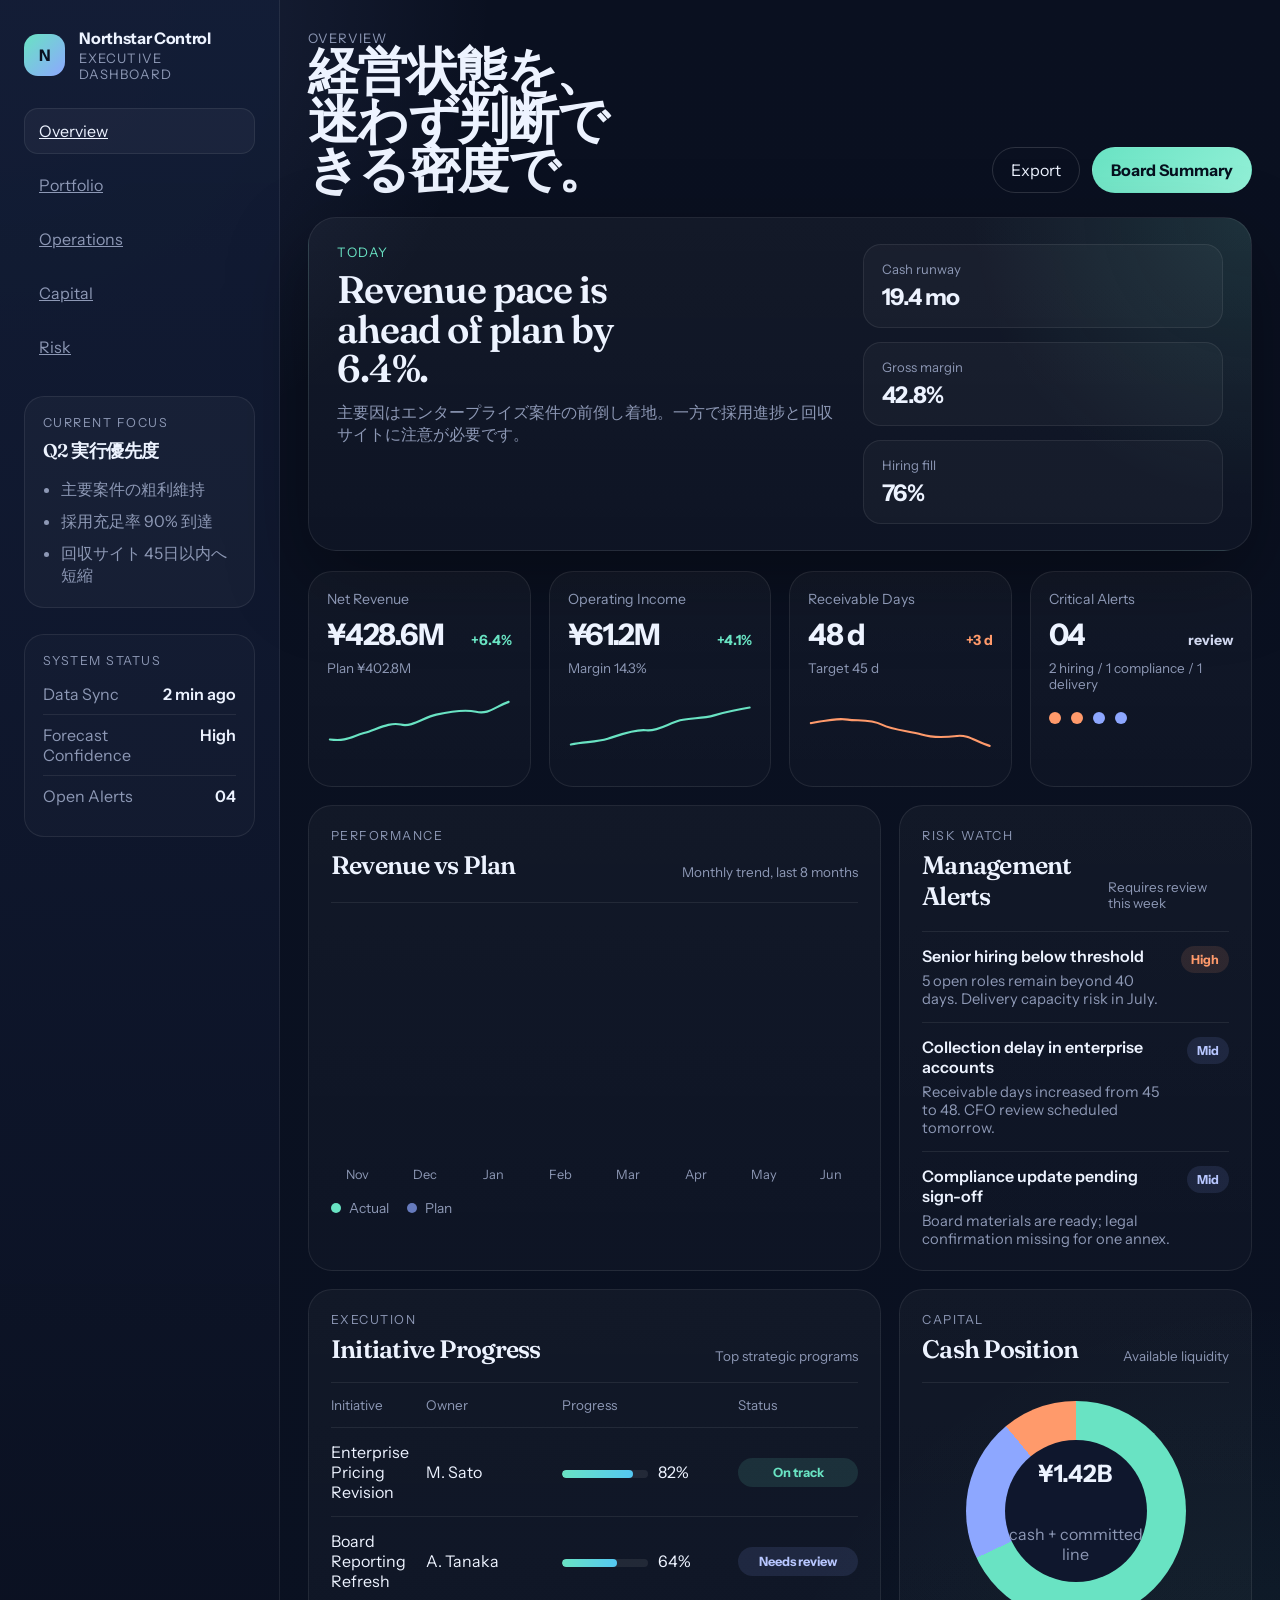
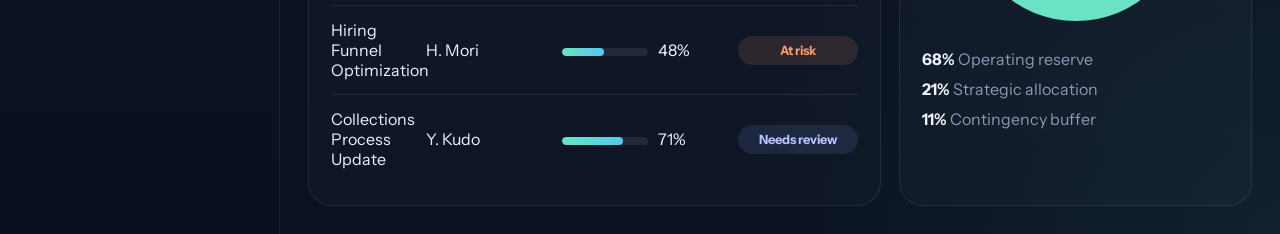
<file: dashboard/index.html>
<!DOCTYPE html>
<html lang="ja">
  <head>
    <meta charset="UTF-8" />
    <meta name="viewport" content="width=device-width, initial-scale=1.0" />
    <title>Northstar Control | Executive Dashboard</title>
    <meta
      name="description"
      content="経営状況、キャッシュ、案件進捗、組織アラートを一画面で把握できるエグゼクティブダッシュボード。"
    />
    <link rel="preconnect" href="https://fonts.googleapis.com" />
    <link rel="preconnect" href="https://fonts.gstatic.com" crossorigin />
    <link
      href="https://fonts.googleapis.com/css2?family=Instrument+Sans:wght@400;500;600;700&family=Fraunces:opsz,wght@9..144,500;9..144,600&display=swap"
      rel="stylesheet"
    />
    <link rel="stylesheet" href="styles.css" />
  </head>
  <body>
    <div class="app-shell">
      <aside class="sidebar">
        <div class="brand-block">
          <div class="brand-mark">N</div>
          <div>
            <p class="brand-name">Northstar Control</p>
            <p class="brand-sub">Executive Dashboard</p>
          </div>
        </div>

        <nav class="sidebar-nav" aria-label="主要メニュー">
          <a class="is-active" href="#overview">Overview</a>
          <a href="#portfolio">Portfolio</a>
          <a href="#operations">Operations</a>
          <a href="#capital">Capital</a>
          <a href="#risk">Risk</a>
        </nav>

        <section class="sidebar-panel">
          <p class="panel-kicker">Current Focus</p>
          <h2>Q2 実行優先度</h2>
          <ul class="focus-list">
            <li>主要案件の粗利維持</li>
            <li>採用充足率 90% 到達</li>
            <li>回収サイト 45日以内へ短縮</li>
          </ul>
        </section>

        <section class="sidebar-panel subdued">
          <p class="panel-kicker">System Status</p>
          <div class="status-row">
            <span>Data Sync</span>
            <strong>2 min ago</strong>
          </div>
          <div class="status-row">
            <span>Forecast Confidence</span>
            <strong>High</strong>
          </div>
          <div class="status-row">
            <span>Open Alerts</span>
            <strong>04</strong>
          </div>
        </section>
      </aside>

      <main class="main-area">
        <header class="topbar">
          <div>
            <p class="page-eyebrow">Overview</p>
            <h1>経営状態を、迷わず判断できる密度で。</h1>
          </div>
          <div class="topbar-actions">
            <button class="ghost-button" type="button">Export</button>
            <button class="solid-button" type="button">Board Summary</button>
          </div>
        </header>

        <section class="hero-strip" id="overview">
          <div class="hero-copy">
            <p class="hero-label">Today</p>
            <p class="hero-value">Revenue pace is ahead of plan by 6.4%.</p>
            <p class="hero-note">
              主要因はエンタープライズ案件の前倒し着地。一方で採用進捗と回収サイトに注意が必要です。
            </p>
          </div>
          <div class="hero-metrics">
            <div>
              <span>Cash runway</span>
              <strong>19.4 mo</strong>
            </div>
            <div>
              <span>Gross margin</span>
              <strong>42.8%</strong>
            </div>
            <div>
              <span>Hiring fill</span>
              <strong>76%</strong>
            </div>
          </div>
        </section>

        <section class="metric-grid">
          <article class="metric-panel">
            <p class="metric-label">Net Revenue</p>
            <div class="metric-head">
              <strong>¥428.6M</strong>
              <span class="trend positive">+6.4%</span>
            </div>
            <p class="metric-sub">Plan ¥402.8M</p>
            <svg viewBox="0 0 260 88" class="sparkline" aria-hidden="true">
              <path d="M4 63 C28 66, 34 59, 52 54 S88 38, 104 42 S136 32, 154 28 S192 20, 210 24 S236 17, 256 10" />
            </svg>
          </article>

          <article class="metric-panel">
            <p class="metric-label">Operating Income</p>
            <div class="metric-head">
              <strong>¥61.2M</strong>
              <span class="trend positive">+4.1%</span>
            </div>
            <p class="metric-sub">Margin 14.3%</p>
            <svg viewBox="0 0 260 88" class="sparkline" aria-hidden="true">
              <path d="M4 70 C24 66, 40 67, 56 62 S94 48, 110 50 S142 40, 158 36 S188 34, 206 29 S236 21, 256 18" />
            </svg>
          </article>

          <article class="metric-panel">
            <p class="metric-label">Receivable Days</p>
            <div class="metric-head">
              <strong>48 d</strong>
              <span class="trend negative">+3 d</span>
            </div>
            <p class="metric-sub">Target 45 d</p>
            <svg viewBox="0 0 260 88" class="sparkline warning" aria-hidden="true">
              <path d="M4 40 C26 36, 42 33, 56 35 S88 34, 104 42 S144 51, 160 56 S194 60, 210 58 S236 66, 256 72" />
            </svg>
          </article>

          <article class="metric-panel">
            <p class="metric-label">Critical Alerts</p>
            <div class="metric-head">
              <strong>04</strong>
              <span class="trend neutral">review</span>
            </div>
            <p class="metric-sub">2 hiring / 1 compliance / 1 delivery</p>
            <div class="alert-dots" aria-hidden="true">
              <span class="dot urgent"></span>
              <span class="dot urgent"></span>
              <span class="dot mild"></span>
              <span class="dot mild"></span>
            </div>
          </article>
        </section>

        <section class="content-grid">
          <section class="panel chart-panel" id="portfolio">
            <div class="panel-head">
              <div>
                <p class="panel-kicker">Performance</p>
                <h2>Revenue vs Plan</h2>
              </div>
              <p class="panel-meta">Monthly trend, last 8 months</p>
            </div>

            <div class="bar-chart" aria-label="Revenue vs Plan chart">
              <div class="chart-col">
                <span class="bar actual" style="height: 52%"></span>
                <span class="bar plan" style="height: 49%"></span>
                <label>Nov</label>
              </div>
              <div class="chart-col">
                <span class="bar actual" style="height: 58%"></span>
                <span class="bar plan" style="height: 55%"></span>
                <label>Dec</label>
              </div>
              <div class="chart-col">
                <span class="bar actual" style="height: 61%"></span>
                <span class="bar plan" style="height: 59%"></span>
                <label>Jan</label>
              </div>
              <div class="chart-col">
                <span class="bar actual" style="height: 66%"></span>
                <span class="bar plan" style="height: 61%"></span>
                <label>Feb</label>
              </div>
              <div class="chart-col">
                <span class="bar actual" style="height: 74%"></span>
                <span class="bar plan" style="height: 68%"></span>
                <label>Mar</label>
              </div>
              <div class="chart-col">
                <span class="bar actual" style="height: 80%"></span>
                <span class="bar plan" style="height: 73%"></span>
                <label>Apr</label>
              </div>
              <div class="chart-col">
                <span class="bar actual" style="height: 89%"></span>
                <span class="bar plan" style="height: 82%"></span>
                <label>May</label>
              </div>
              <div class="chart-col">
                <span class="bar actual" style="height: 94%"></span>
                <span class="bar plan" style="height: 88%"></span>
                <label>Jun</label>
              </div>
            </div>

            <div class="chart-legend">
              <span><i class="legend-chip actual"></i>Actual</span>
              <span><i class="legend-chip plan"></i>Plan</span>
            </div>
          </section>

          <section class="panel" id="risk">
            <div class="panel-head">
              <div>
                <p class="panel-kicker">Risk Watch</p>
                <h2>Management Alerts</h2>
              </div>
              <p class="panel-meta">Requires review this week</p>
            </div>

            <div class="alert-list">
              <article class="alert-item">
                <div>
                  <p class="alert-title">Senior hiring below threshold</p>
                  <p class="alert-copy">5 open roles remain beyond 40 days. Delivery capacity risk in July.</p>
                </div>
                <span class="alert-badge urgent">High</span>
              </article>
              <article class="alert-item">
                <div>
                  <p class="alert-title">Collection delay in enterprise accounts</p>
                  <p class="alert-copy">Receivable days increased from 45 to 48. CFO review scheduled tomorrow.</p>
                </div>
                <span class="alert-badge elevated">Mid</span>
              </article>
              <article class="alert-item">
                <div>
                  <p class="alert-title">Compliance update pending sign-off</p>
                  <p class="alert-copy">Board materials are ready; legal confirmation missing for one annex.</p>
                </div>
                <span class="alert-badge elevated">Mid</span>
              </article>
            </div>
          </section>

          <section class="panel wide-panel" id="operations">
            <div class="panel-head">
              <div>
                <p class="panel-kicker">Execution</p>
                <h2>Initiative Progress</h2>
              </div>
              <p class="panel-meta">Top strategic programs</p>
            </div>

            <div class="initiative-table" role="table" aria-label="Initiative progress">
              <div class="table-row table-head" role="row">
                <span role="columnheader">Initiative</span>
                <span role="columnheader">Owner</span>
                <span role="columnheader">Progress</span>
                <span role="columnheader">Status</span>
              </div>
              <div class="table-row" role="row">
                <span role="cell">Enterprise Pricing Revision</span>
                <span role="cell">M. Sato</span>
                <span role="cell"><em style="--progress: 82%"></em>82%</span>
                <span role="cell" class="status good">On track</span>
              </div>
              <div class="table-row" role="row">
                <span role="cell">Board Reporting Refresh</span>
                <span role="cell">A. Tanaka</span>
                <span role="cell"><em style="--progress: 64%"></em>64%</span>
                <span role="cell" class="status watch">Needs review</span>
              </div>
              <div class="table-row" role="row">
                <span role="cell">Hiring Funnel Optimization</span>
                <span role="cell">H. Mori</span>
                <span role="cell"><em style="--progress: 48%"></em>48%</span>
                <span role="cell" class="status risk">At risk</span>
              </div>
              <div class="table-row" role="row">
                <span role="cell">Collections Process Update</span>
                <span role="cell">Y. Kudo</span>
                <span role="cell"><em style="--progress: 71%"></em>71%</span>
                <span role="cell" class="status watch">Needs review</span>
              </div>
            </div>
          </section>

          <section class="panel" id="capital">
            <div class="panel-head">
              <div>
                <p class="panel-kicker">Capital</p>
                <h2>Cash Position</h2>
              </div>
              <p class="panel-meta">Available liquidity</p>
            </div>

            <div class="donut-wrap">
              <div class="donut-chart" aria-hidden="true">
                <div class="donut-core">
                  <strong>¥1.42B</strong>
                  <span>cash + committed line</span>
                </div>
              </div>
              <div class="donut-copy">
                <p><strong>68%</strong> Operating reserve</p>
                <p><strong>21%</strong> Strategic allocation</p>
                <p><strong>11%</strong> Contingency buffer</p>
              </div>
            </div>
          </section>
        </section>
      </main>
    </div>

    <script src="script.js"></script>
  </body>
</html>
</file>
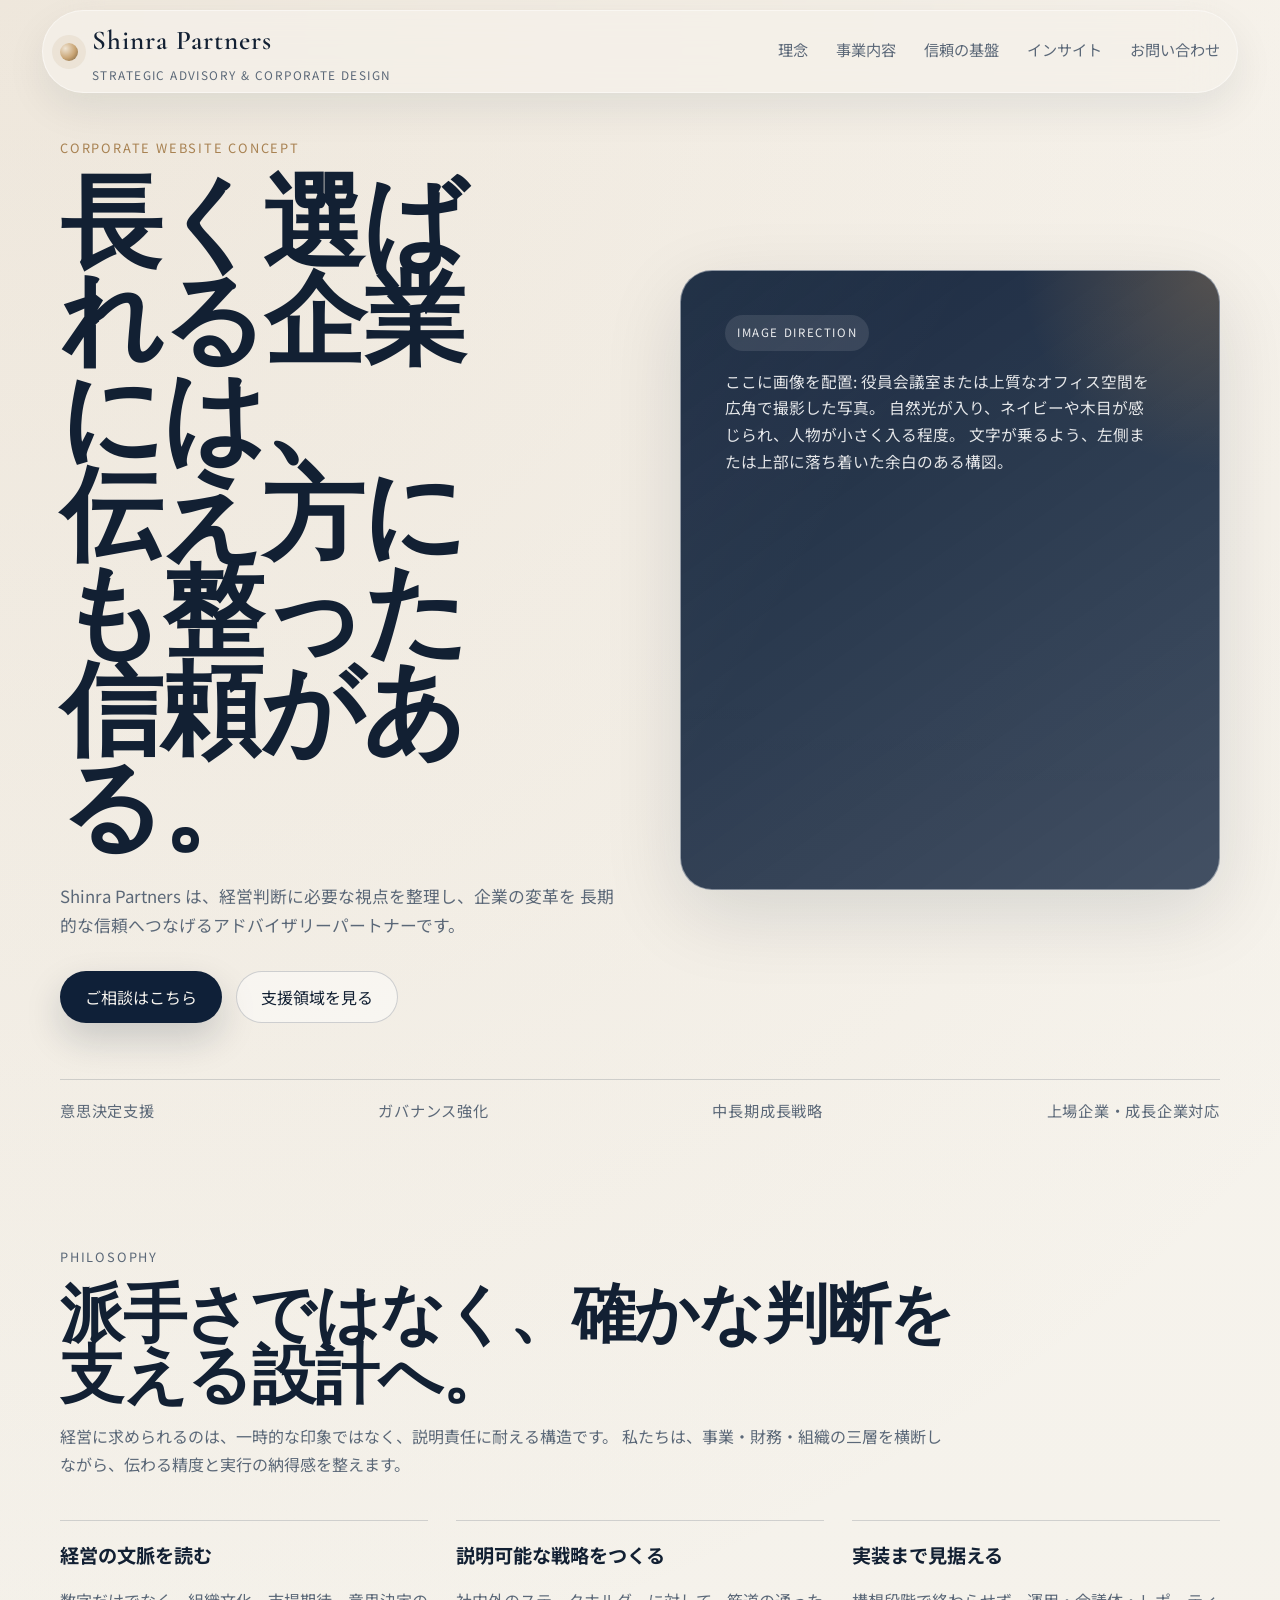
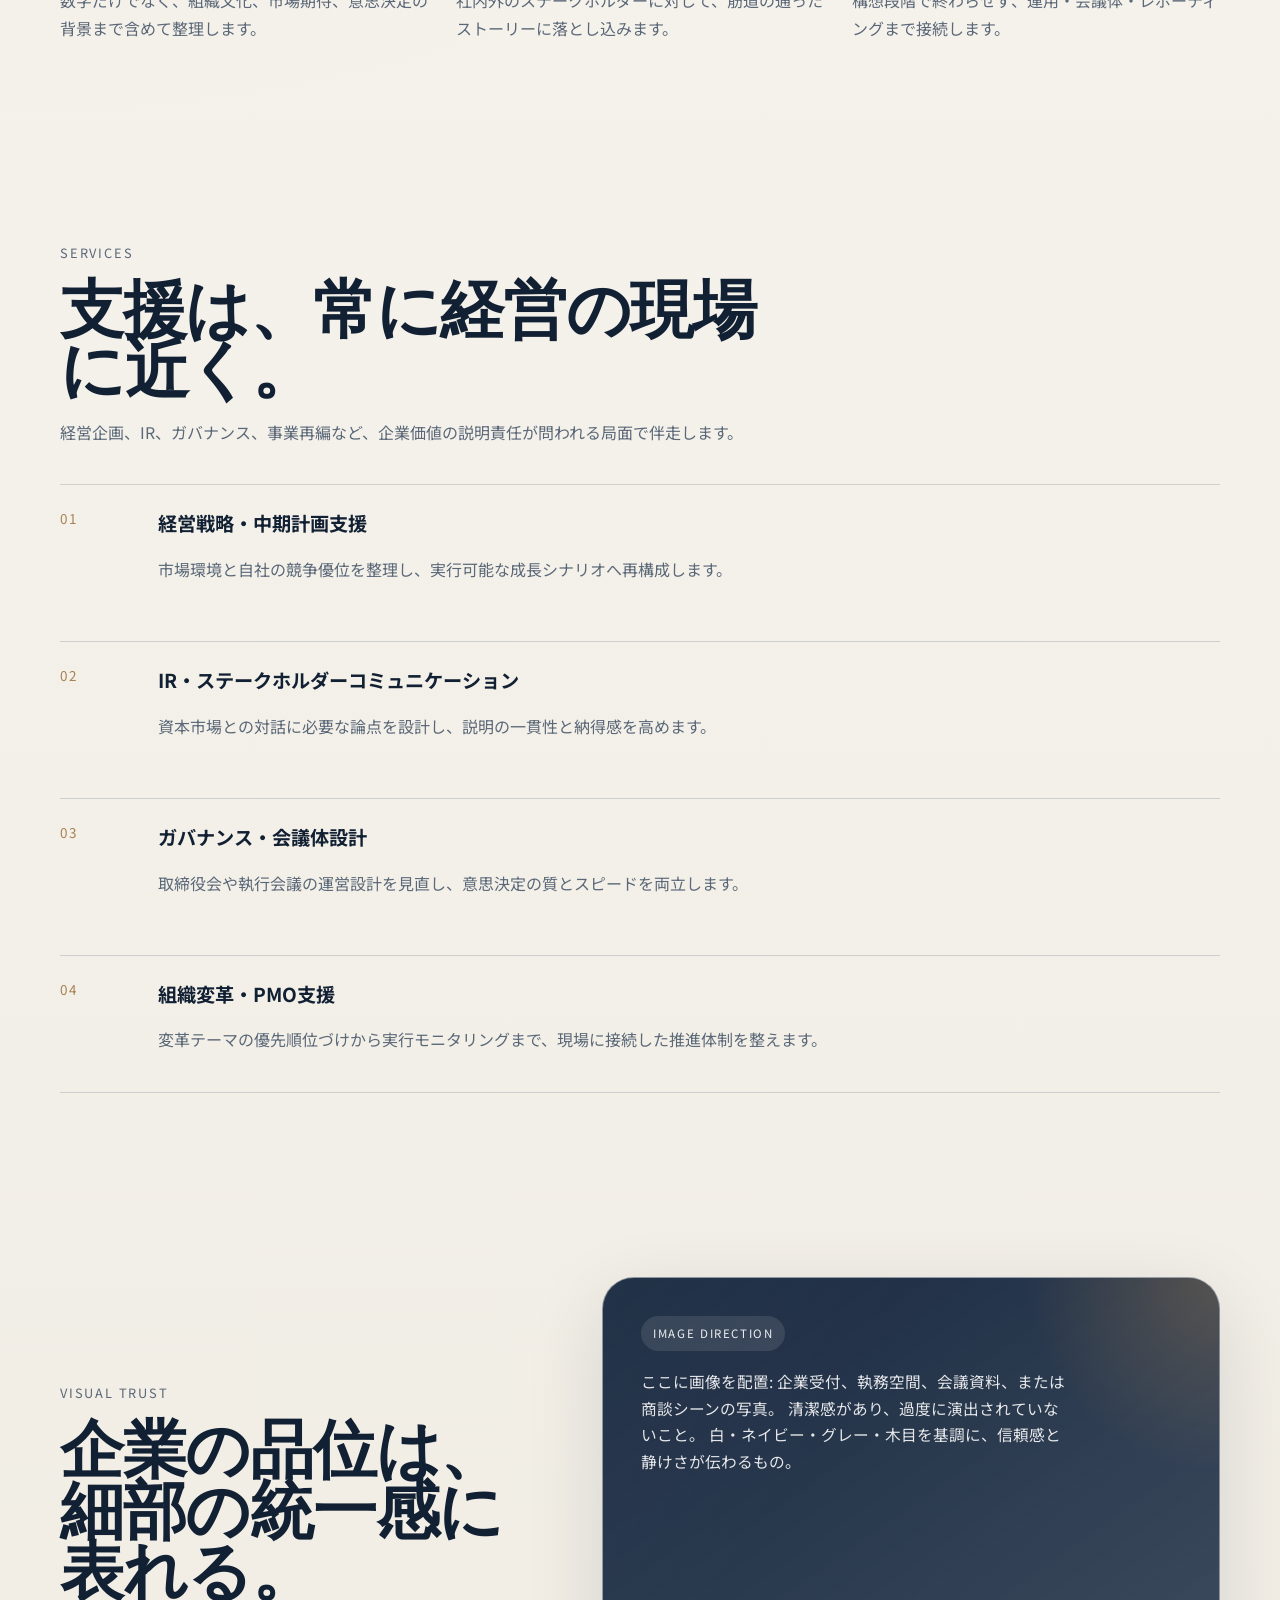
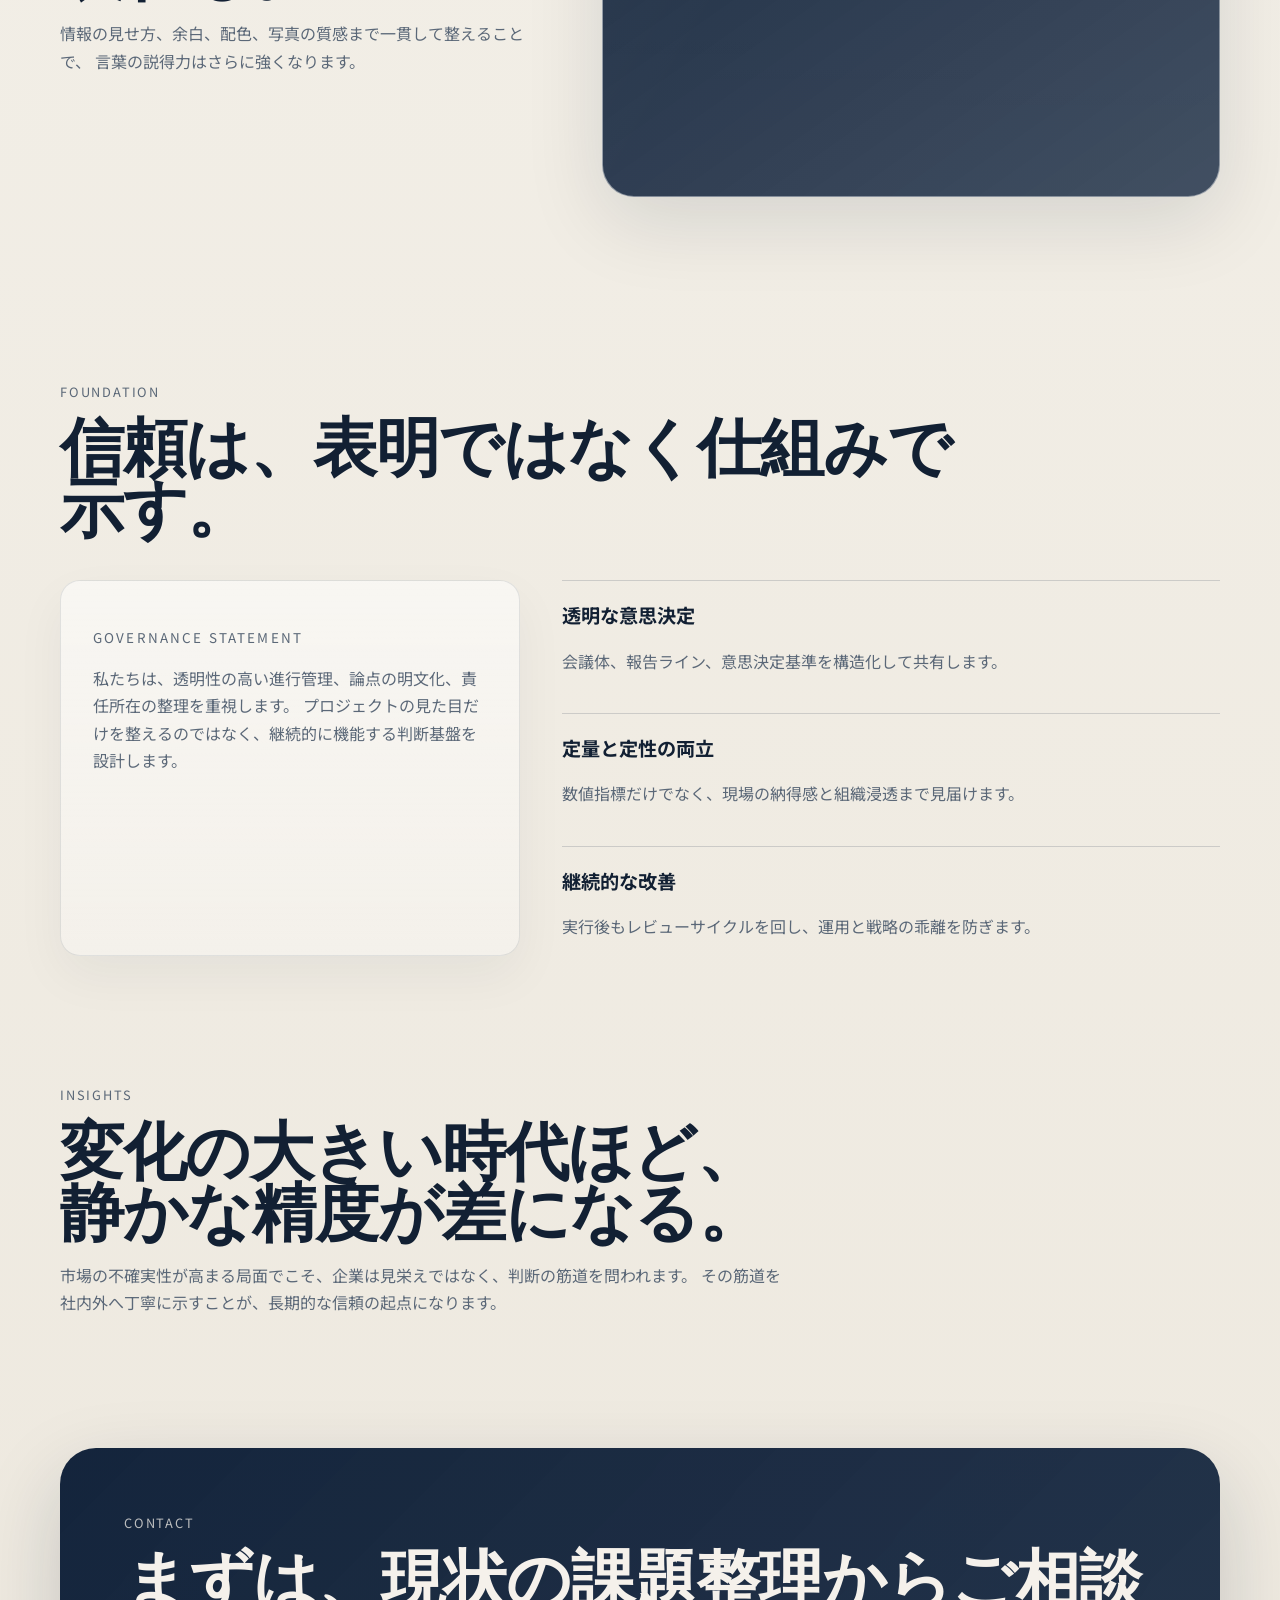
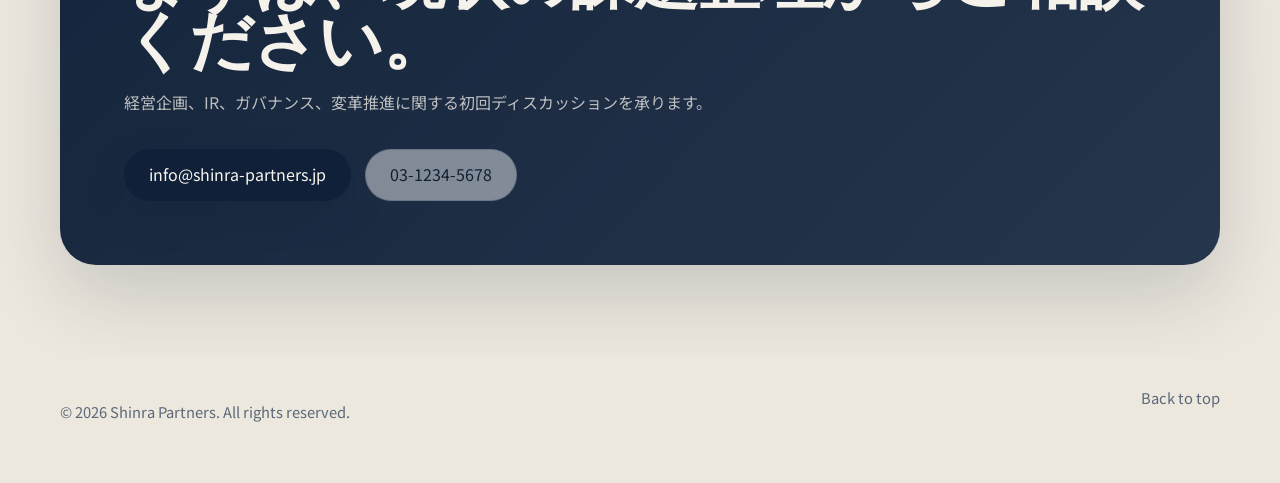
<file: hp/index.html>
<!DOCTYPE html>
<html lang="ja">
  <head>
    <meta charset="UTF-8" />
    <meta name="viewport" content="width=device-width, initial-scale=1.0" />
    <title>Shinra Partners | 信頼を設計する企業サイト</title>
    <meta
      name="description"
      content="誠実な意思決定と長期視点の支援を通じて、企業の変革を着実に前進させる Shinra Partners のコーポレートサイト。"
    />
    <link rel="preconnect" href="https://fonts.googleapis.com" />
    <link rel="preconnect" href="https://fonts.gstatic.com" crossorigin />
    <link
      href="https://fonts.googleapis.com/css2?family=Cormorant+Garamond:wght@500;600;700&family=Noto+Sans+JP:wght@400;500;700&display=swap"
      rel="stylesheet"
    />
    <link rel="stylesheet" href="styles.css" />
  </head>
  <body>
    <div class="site-shell">
      <header class="site-header">
        <a class="brand" href="#top" aria-label="Shinra Partners トップへ">
          <span class="brand-mark"></span>
          <span class="brand-text">
            <strong>Shinra Partners</strong>
            <span>Strategic Advisory & Corporate Design</span>
          </span>
        </a>
        <button
          class="nav-toggle"
          type="button"
          aria-expanded="false"
          aria-controls="site-nav"
        >
          Menu
        </button>
        <nav id="site-nav" class="site-nav" aria-label="主要ナビゲーション">
          <a href="#philosophy">理念</a>
          <a href="#services">事業内容</a>
          <a href="#governance">信頼の基盤</a>
          <a href="#insight">インサイト</a>
          <a href="#contact">お問い合わせ</a>
        </nav>
      </header>

      <main id="top">
        <section class="hero">
          <div class="hero-copy" data-reveal>
            <p class="eyebrow">Corporate Website Concept</p>
            <h1>長く選ばれる企業には、<br />伝え方にも整った信頼がある。</h1>
            <p class="hero-lead">
              Shinra Partners は、経営判断に必要な視点を整理し、企業の変革を
              長期的な信頼へつなげるアドバイザリーパートナーです。
            </p>
            <div class="hero-actions">
              <a class="button button-primary" href="#contact">ご相談はこちら</a>
              <a class="button button-secondary" href="#services">支援領域を見る</a>
            </div>
          </div>

          <figure class="hero-visual" data-reveal>
            <div class="image-placeholder image-placeholder-hero">
              <span class="placeholder-label">IMAGE DIRECTION</span>
              <p>
                ここに画像を配置:
                役員会議室または上質なオフィス空間を広角で撮影した写真。
                自然光が入り、ネイビーや木目が感じられ、人物が小さく入る程度。
                文字が乗るよう、左側または上部に落ち着いた余白のある構図。
              </p>
            </div>
          </figure>
        </section>

        <section class="trust-band" aria-label="企業の信頼指標">
          <div class="trust-band-inner" data-reveal>
            <p>意思決定支援</p>
            <p>ガバナンス強化</p>
            <p>中長期成長戦略</p>
            <p>上場企業・成長企業対応</p>
          </div>
        </section>

        <section id="philosophy" class="section philosophy">
          <div class="section-heading" data-reveal>
            <p class="eyebrow">Philosophy</p>
            <h2>派手さではなく、確かな判断を支える設計へ。</h2>
            <p>
              経営に求められるのは、一時的な印象ではなく、説明責任に耐える構造です。
              私たちは、事業・財務・組織の三層を横断しながら、伝わる精度と実行の納得感を整えます。
            </p>
          </div>

          <div class="philosophy-grid">
            <article data-reveal>
              <h3>経営の文脈を読む</h3>
              <p>
                数字だけでなく、組織文化、市場期待、意思決定の背景まで含めて整理します。
              </p>
            </article>
            <article data-reveal>
              <h3>説明可能な戦略をつくる</h3>
              <p>
                社内外のステークホルダーに対して、筋道の通ったストーリーに落とし込みます。
              </p>
            </article>
            <article data-reveal>
              <h3>実装まで見据える</h3>
              <p>
                構想段階で終わらせず、運用・会議体・レポーティングまで接続します。
              </p>
            </article>
          </div>
        </section>

        <section id="services" class="section services">
          <div class="section-heading narrow" data-reveal>
            <p class="eyebrow">Services</p>
            <h2>支援は、常に経営の現場に近く。</h2>
            <p>
              経営企画、IR、ガバナンス、事業再編など、企業価値の説明責任が問われる局面で伴走します。
            </p>
          </div>

          <div class="service-list">
            <article class="service-item" data-reveal>
              <span class="service-number">01</span>
              <div>
                <h3>経営戦略・中期計画支援</h3>
                <p>
                  市場環境と自社の競争優位を整理し、実行可能な成長シナリオへ再構成します。
                </p>
              </div>
            </article>
            <article class="service-item" data-reveal>
              <span class="service-number">02</span>
              <div>
                <h3>IR・ステークホルダーコミュニケーション</h3>
                <p>
                  資本市場との対話に必要な論点を設計し、説明の一貫性と納得感を高めます。
                </p>
              </div>
            </article>
            <article class="service-item" data-reveal>
              <span class="service-number">03</span>
              <div>
                <h3>ガバナンス・会議体設計</h3>
                <p>
                  取締役会や執行会議の運営設計を見直し、意思決定の質とスピードを両立します。
                </p>
              </div>
            </article>
            <article class="service-item" data-reveal>
              <span class="service-number">04</span>
              <div>
                <h3>組織変革・PMO支援</h3>
                <p>
                  変革テーマの優先順位づけから実行モニタリングまで、現場に接続した推進体制を整えます。
                </p>
              </div>
            </article>
          </div>
        </section>

        <section class="section showcase">
          <div class="showcase-copy" data-reveal>
            <p class="eyebrow">Visual Trust</p>
            <h2>企業の品位は、細部の統一感に表れる。</h2>
            <p>
              情報の見せ方、余白、配色、写真の質感まで一貫して整えることで、
              言葉の説得力はさらに強くなります。
            </p>
          </div>
          <figure class="showcase-visual" data-reveal>
            <div class="image-placeholder image-placeholder-detail">
              <span class="placeholder-label">IMAGE DIRECTION</span>
              <p>
                ここに画像を配置:
                企業受付、執務空間、会議資料、または商談シーンの写真。
                清潔感があり、過度に演出されていないこと。
                白・ネイビー・グレー・木目を基調に、信頼感と静けさが伝わるもの。
              </p>
            </div>
          </figure>
        </section>

        <section id="governance" class="section governance">
          <div class="section-heading" data-reveal>
            <p class="eyebrow">Foundation</p>
            <h2>信頼は、表明ではなく仕組みで示す。</h2>
          </div>

          <div class="governance-layout">
            <div class="governance-note" data-reveal>
              <p class="note-title">Governance Statement</p>
              <p>
                私たちは、透明性の高い進行管理、論点の明文化、責任所在の整理を重視します。
                プロジェクトの見た目だけを整えるのではなく、継続的に機能する判断基盤を設計します。
              </p>
            </div>

            <div class="governance-points">
              <article data-reveal>
                <h3>透明な意思決定</h3>
                <p>会議体、報告ライン、意思決定基準を構造化して共有します。</p>
              </article>
              <article data-reveal>
                <h3>定量と定性の両立</h3>
                <p>数値指標だけでなく、現場の納得感と組織浸透まで見届けます。</p>
              </article>
              <article data-reveal>
                <h3>継続的な改善</h3>
                <p>実行後もレビューサイクルを回し、運用と戦略の乖離を防ぎます。</p>
              </article>
            </div>
          </div>
        </section>

        <section id="insight" class="section insight">
          <div class="section-heading narrow" data-reveal>
            <p class="eyebrow">Insights</p>
            <h2>変化の大きい時代ほど、静かな精度が差になる。</h2>
            <p>
              市場の不確実性が高まる局面でこそ、企業は見栄えではなく、判断の筋道を問われます。
              その筋道を社内外へ丁寧に示すことが、長期的な信頼の起点になります。
            </p>
          </div>
        </section>

        <section id="contact" class="section contact">
          <div class="contact-panel" data-reveal>
            <p class="eyebrow">Contact</p>
            <h2>まずは、現状の課題整理からご相談ください。</h2>
            <p>
              経営企画、IR、ガバナンス、変革推進に関する初回ディスカッションを承ります。
            </p>
            <div class="contact-actions">
              <a class="button button-primary" href="mailto:info@shinra-partners.jp"
                >info@shinra-partners.jp</a
              >
              <a class="button button-secondary" href="tel:0312345678">03-1234-5678</a>
            </div>
          </div>
        </section>
      </main>

      <footer class="site-footer">
        <p>© 2026 Shinra Partners. All rights reserved.</p>
        <a href="#top">Back to top</a>
      </footer>
    </div>

    <script src="script.js"></script>
  </body>
</html>
</file>
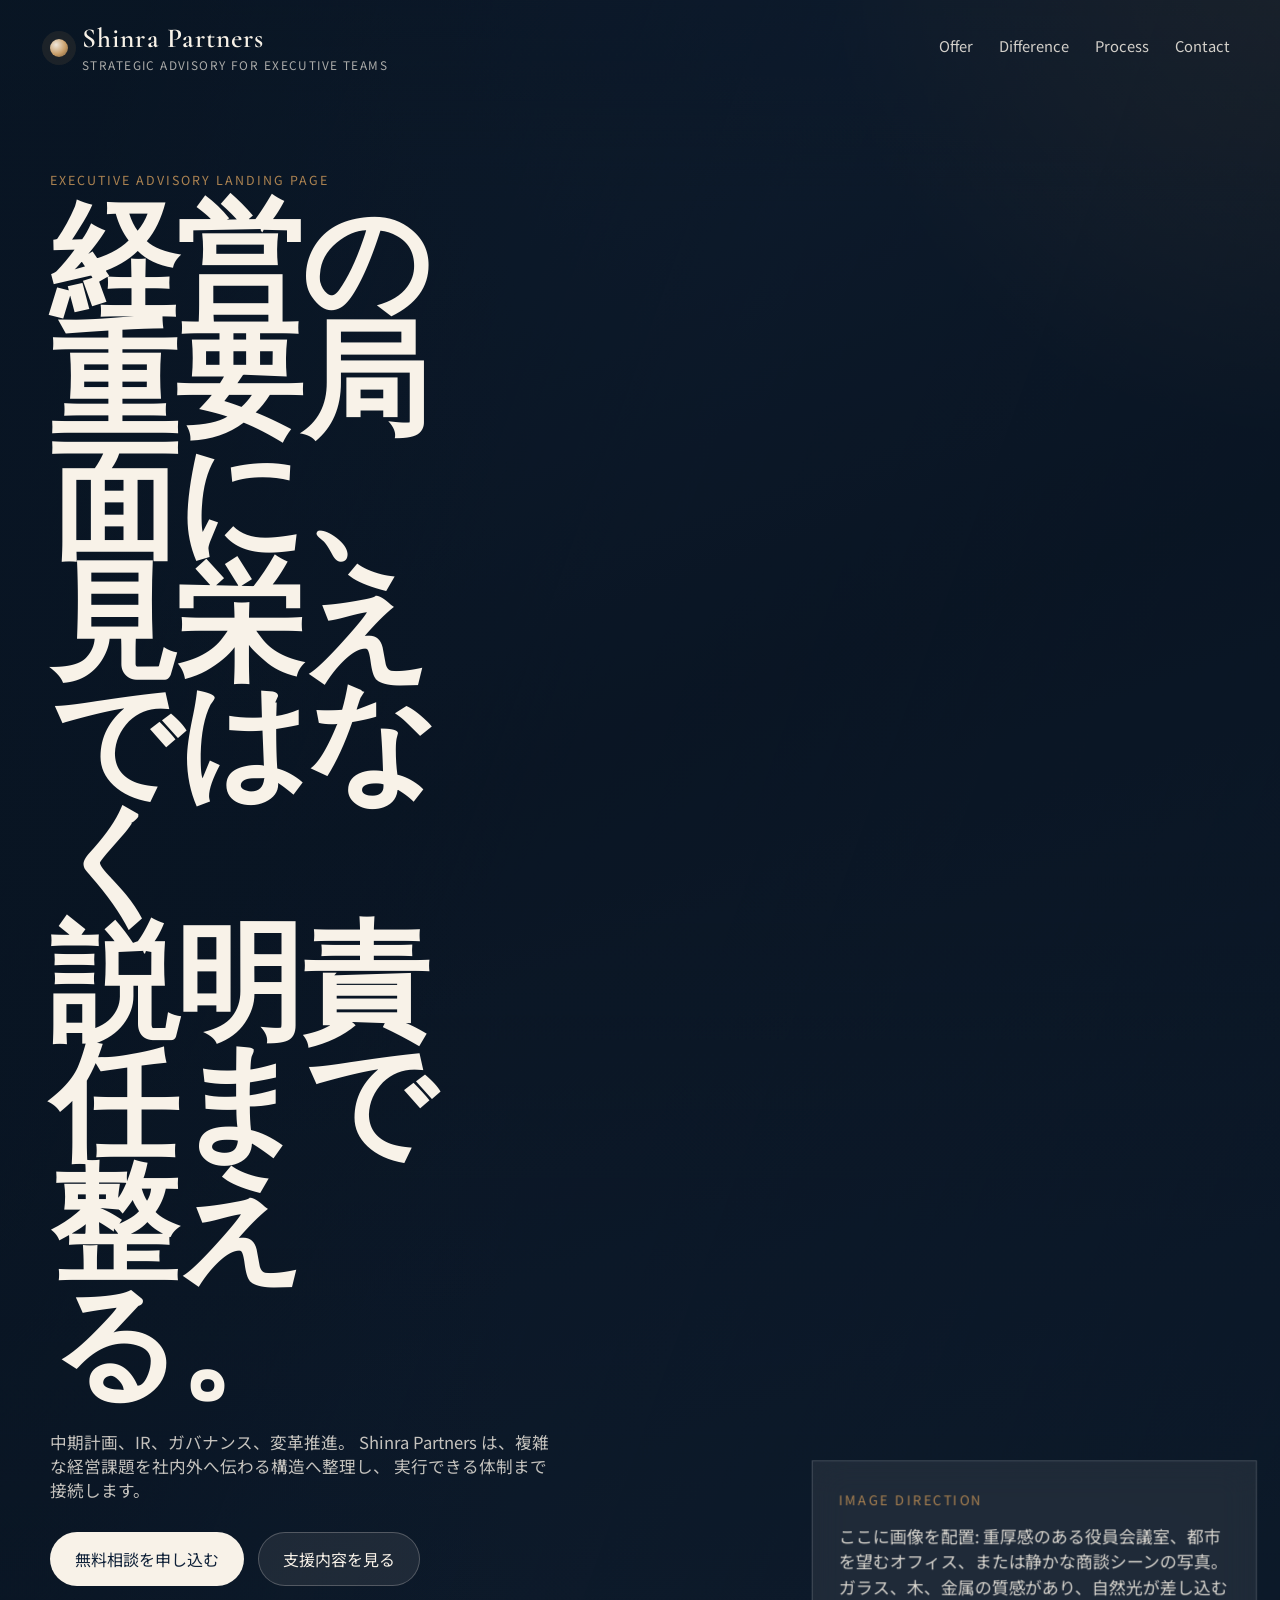
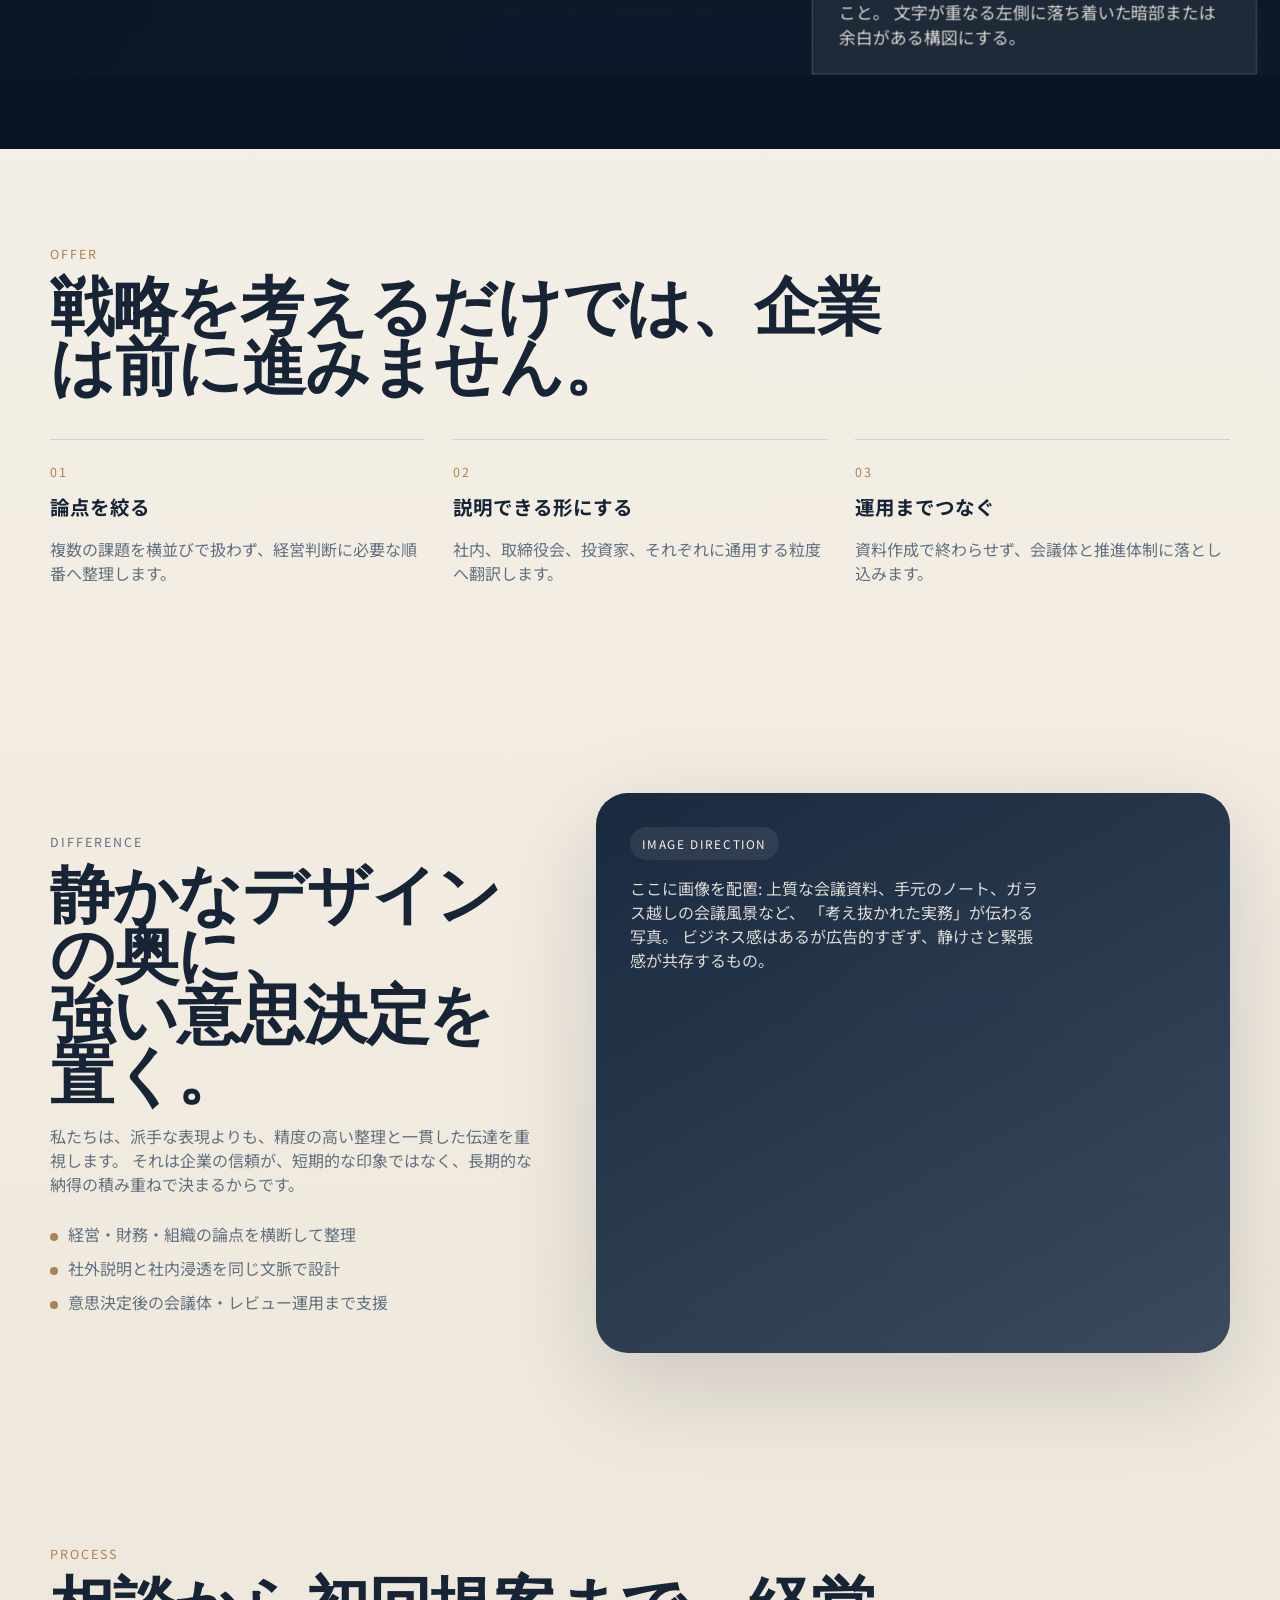
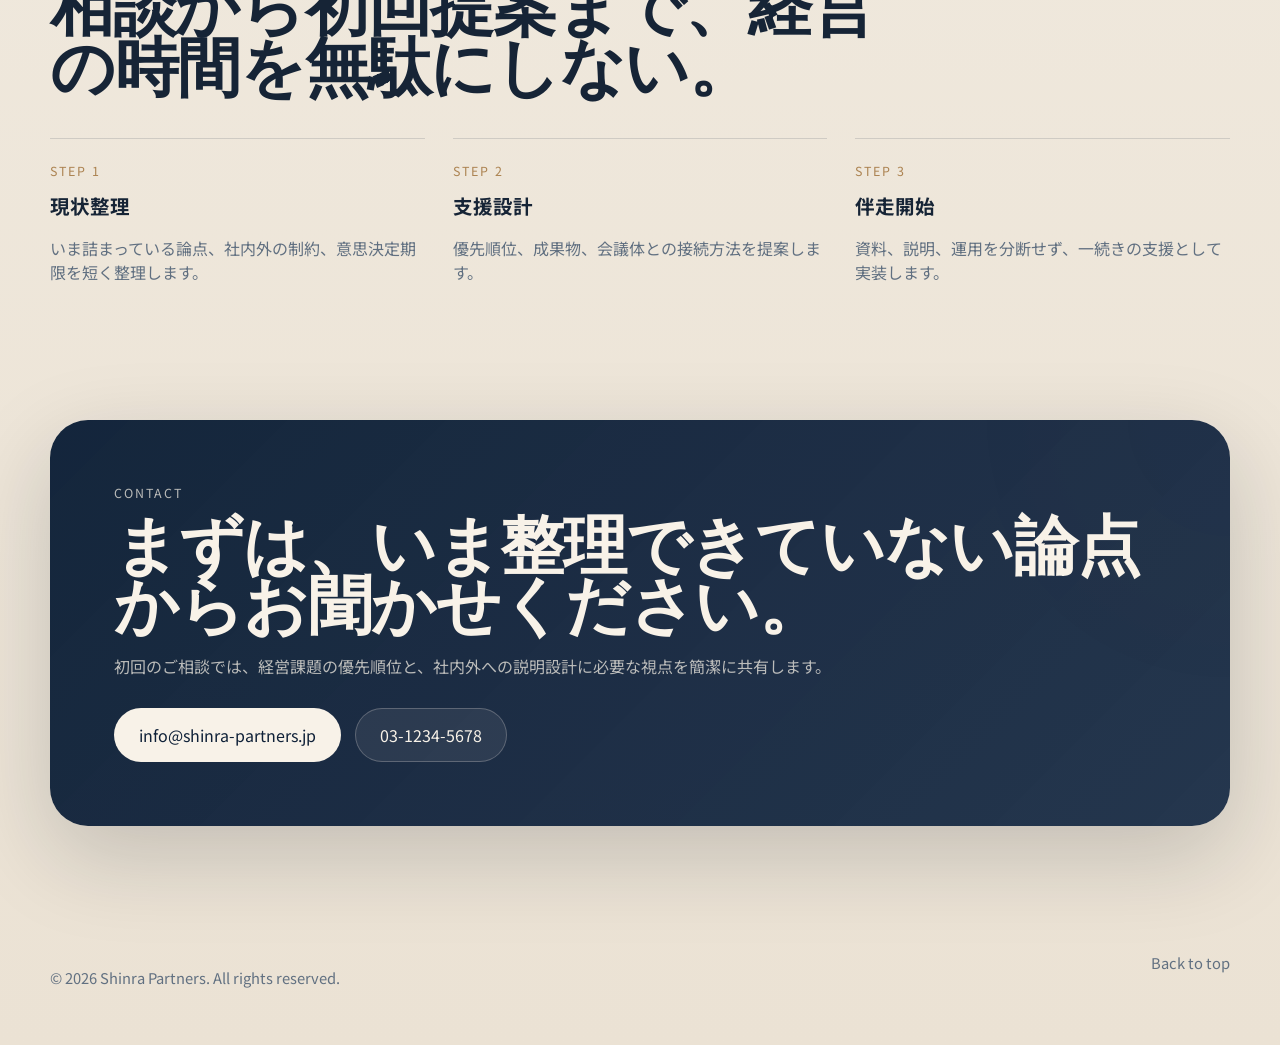
<file: lp/index.html>
<!DOCTYPE html>
<html lang="ja">
  <head>
    <meta charset="UTF-8" />
    <meta name="viewport" content="width=device-width, initial-scale=1.0" />
    <title>Shinra Partners | 経営変革アドバイザリー</title>
    <meta
      name="description"
      content="経営戦略、IR、ガバナンス、変革推進を一気通貫で支援する Shinra Partners のランディングページ。"
    />
    <link rel="preconnect" href="https://fonts.googleapis.com" />
    <link rel="preconnect" href="https://fonts.gstatic.com" crossorigin />
    <link
      href="https://fonts.googleapis.com/css2?family=Cormorant+Garamond:wght@500;600;700&family=Noto+Sans+JP:wght@400;500;700&display=swap"
      rel="stylesheet"
    />
    <link rel="stylesheet" href="styles.css" />
  </head>
  <body>
    <header class="site-header">
      <a class="brand" href="#top" aria-label="Shinra Partners">
        <span class="brand-mark"></span>
        <span class="brand-copy">
          <strong>Shinra Partners</strong>
          <span>Strategic Advisory for Executive Teams</span>
        </span>
      </a>
      <nav class="site-nav" aria-label="主要ナビゲーション">
        <a href="#offer">Offer</a>
        <a href="#difference">Difference</a>
        <a href="#process">Process</a>
        <a href="#contact">Contact</a>
      </nav>
    </header>

    <main id="top">
      <section class="hero">
        <div class="hero-media" data-parallax>
          <div class="hero-overlay"></div>
          <div class="hero-image-note">
            <span>IMAGE DIRECTION</span>
            <p>
              ここに画像を配置:
              重厚感のある役員会議室、都市を望むオフィス、または静かな商談シーンの写真。
              ガラス、木、金属の質感があり、自然光が差し込むこと。
              文字が重なる左側に落ち着いた暗部または余白がある構図にする。
            </p>
          </div>
        </div>

        <div class="hero-copy">
          <p class="eyebrow" data-reveal>Executive Advisory Landing Page</p>
          <h1 data-reveal>経営の重要局面に、<br />見栄えではなく<br />説明責任まで整える。</h1>
          <p class="hero-lead" data-reveal>
            中期計画、IR、ガバナンス、変革推進。
            Shinra Partners は、複雑な経営課題を社内外へ伝わる構造へ整理し、
            実行できる体制まで接続します。
          </p>
          <div class="hero-actions" data-reveal>
            <a class="button button-primary" href="#contact">無料相談を申し込む</a>
            <a class="button button-secondary" href="#offer">支援内容を見る</a>
          </div>
        </div>
      </section>

      <section class="signal">
        <div class="signal-line" data-reveal>
          <p>経営戦略整理</p>
          <p>IR・資本市場対応</p>
          <p>会議体・ガバナンス設計</p>
          <p>変革PMO支援</p>
        </div>
      </section>

      <section id="offer" class="section offer">
        <div class="section-intro" data-reveal>
          <p class="eyebrow">Offer</p>
          <h2>戦略を考えるだけでは、企業は前に進みません。</h2>
        </div>

        <div class="offer-flow">
          <article data-reveal>
            <span>01</span>
            <h3>論点を絞る</h3>
            <p>複数の課題を横並びで扱わず、経営判断に必要な順番へ整理します。</p>
          </article>
          <article data-reveal>
            <span>02</span>
            <h3>説明できる形にする</h3>
            <p>社内、取締役会、投資家、それぞれに通用する粒度へ翻訳します。</p>
          </article>
          <article data-reveal>
            <span>03</span>
            <h3>運用までつなぐ</h3>
            <p>資料作成で終わらせず、会議体と推進体制に落とし込みます。</p>
          </article>
        </div>
      </section>

      <section id="difference" class="section difference">
        <div class="difference-layout">
          <div class="difference-copy">
            <p class="eyebrow" data-reveal>Difference</p>
            <h2 data-reveal>静かなデザインの奥に、<br />強い意思決定を置く。</h2>
            <p data-reveal>
              私たちは、派手な表現よりも、精度の高い整理と一貫した伝達を重視します。
              それは企業の信頼が、短期的な印象ではなく、長期的な納得の積み重ねで決まるからです。
            </p>
            <ul class="difference-list" data-reveal>
              <li>経営・財務・組織の論点を横断して整理</li>
              <li>社外説明と社内浸透を同じ文脈で設計</li>
              <li>意思決定後の会議体・レビュー運用まで支援</li>
            </ul>
          </div>

          <figure class="difference-visual" data-reveal>
            <div class="image-panel">
              <span>IMAGE DIRECTION</span>
              <p>
                ここに画像を配置:
                上質な会議資料、手元のノート、ガラス越しの会議風景など、
                「考え抜かれた実務」が伝わる写真。
                ビジネス感はあるが広告的すぎず、静けさと緊張感が共存するもの。
              </p>
            </div>
          </figure>
        </div>
      </section>

      <section id="process" class="section process">
        <div class="process-head" data-reveal>
          <p class="eyebrow">Process</p>
          <h2>相談から初回提案まで、経営の時間を無駄にしない。</h2>
        </div>

        <div class="process-track">
          <article data-reveal>
            <span>Step 1</span>
            <h3>現状整理</h3>
            <p>いま詰まっている論点、社内外の制約、意思決定期限を短く整理します。</p>
          </article>
          <article data-reveal>
            <span>Step 2</span>
            <h3>支援設計</h3>
            <p>優先順位、成果物、会議体との接続方法を提案します。</p>
          </article>
          <article data-reveal>
            <span>Step 3</span>
            <h3>伴走開始</h3>
            <p>資料、説明、運用を分断せず、一続きの支援として実装します。</p>
          </article>
        </div>
      </section>

      <section id="contact" class="section contact">
        <div class="contact-panel" data-reveal>
          <p class="eyebrow">Contact</p>
          <h2>まずは、いま整理できていない論点からお聞かせください。</h2>
          <p>
            初回のご相談では、経営課題の優先順位と、社内外への説明設計に必要な視点を簡潔に共有します。
          </p>
          <div class="contact-actions">
            <a class="button button-primary" href="mailto:info@shinra-partners.jp">info@shinra-partners.jp</a>
            <a class="button button-secondary" href="tel:0312345678">03-1234-5678</a>
          </div>
        </div>
      </section>
    </main>

    <footer class="site-footer">
      <p>© 2026 Shinra Partners. All rights reserved.</p>
      <a href="#top">Back to top</a>
    </footer>

    <script src="script.js"></script>
  </body>
</html>
</file>
<file: dashboard/styles.css>
:root {
  --bg: #0a1020;
  --bg-2: #0f172d;
  --bg-3: #131d36;
  --line: rgba(255, 255, 255, 0.08);
  --line-strong: rgba(255, 255, 255, 0.14);
  --text: #edf3ff;
  --muted: #8d98b5;
  --accent: #69e3c3;
  --accent-2: #8da7ff;
  --warn: #ff9a6b;
  --shadow: 0 30px 80px rgba(0, 0, 0, 0.34);
}

*,
*::before,
*::after {
  box-sizing: border-box;
}

html {
  scroll-behavior: smooth;
}

body {
  margin: 0;
  min-height: 100vh;
  background:
    radial-gradient(circle at top left, rgba(141, 167, 255, 0.16), transparent 22%),
    radial-gradient(circle at bottom right, rgba(105, 227, 195, 0.08), transparent 24%),
    linear-gradient(180deg, #0a1020 0%, #0a1121 100%);
  color: var(--text);
  font-family: "Instrument Sans", "Hiragino Sans", sans-serif;
}

button {
  font: inherit;
}

.app-shell {
  display: grid;
  grid-template-columns: 280px minmax(0, 1fr);
  min-height: 100vh;
}

.sidebar {
  position: sticky;
  top: 0;
  display: grid;
  align-content: start;
  gap: 26px;
  min-height: 100vh;
  padding: 28px 24px;
  background:
    linear-gradient(180deg, rgba(19, 29, 54, 0.96), rgba(10, 16, 32, 0.98)),
    linear-gradient(120deg, rgba(255, 255, 255, 0.03), transparent);
  border-right: 1px solid var(--line);
}

.brand-block {
  display: flex;
  align-items: center;
  gap: 14px;
}

.brand-mark {
  display: grid;
  place-items: center;
  width: 42px;
  height: 42px;
  border-radius: 14px;
  background: linear-gradient(135deg, var(--accent), var(--accent-2));
  color: #0a1020;
  font-weight: 700;
}

.brand-name {
  margin: 0;
  font-weight: 700;
  letter-spacing: -0.02em;
}

.brand-sub,
.metric-sub,
.panel-meta,
.panel-kicker,
.page-eyebrow {
  color: var(--muted);
}

.brand-sub,
.page-eyebrow {
  margin: 2px 0 0;
  font-size: 0.82rem;
  letter-spacing: 0.08em;
  text-transform: uppercase;
}

.sidebar-nav {
  display: grid;
  gap: 8px;
}

.sidebar-nav a {
  padding: 12px 14px;
  border: 1px solid transparent;
  border-radius: 14px;
  color: var(--muted);
  transition: 180ms ease;
}

.sidebar-nav a:hover,
.sidebar-nav a.is-active {
  color: var(--text);
  background: rgba(255, 255, 255, 0.04);
  border-color: var(--line);
}

.sidebar-panel {
  padding: 18px 18px 20px;
  border: 1px solid var(--line);
  border-radius: 20px;
  background: rgba(255, 255, 255, 0.03);
}

.sidebar-panel h2,
.panel-head h2,
.topbar h1,
.hero-value {
  margin: 0;
  font-family: "Fraunces", serif;
  font-weight: 600;
  letter-spacing: -0.03em;
}

.sidebar-panel h2 {
  margin-top: 8px;
  font-size: 1.15rem;
}

.focus-list {
  margin: 16px 0 0;
  padding-left: 18px;
  color: var(--muted);
}

.focus-list li + li {
  margin-top: 10px;
}

.subdued {
  background: rgba(255, 255, 255, 0.018);
}

.status-row {
  display: flex;
  justify-content: space-between;
  gap: 10px;
  padding: 10px 0;
  color: var(--muted);
  border-bottom: 1px solid var(--line);
}

.status-row:last-child {
  border-bottom: 0;
}

.status-row strong {
  color: var(--text);
  font-weight: 600;
}

.main-area {
  padding: 28px;
}

.topbar {
  display: flex;
  align-items: end;
  justify-content: space-between;
  gap: 20px;
}

.topbar h1 {
  font-size: clamp(2.2rem, 4vw, 3.6rem);
  line-height: 0.96;
  max-width: 10ch;
}

.topbar-actions {
  display: flex;
  gap: 12px;
}

.ghost-button,
.solid-button {
  min-height: 46px;
  padding: 0 18px;
  border-radius: 999px;
  border: 1px solid var(--line-strong);
  background: transparent;
  color: var(--text);
}

.solid-button {
  border-color: transparent;
  background: linear-gradient(135deg, var(--accent), #93f0d7);
  color: #06111f;
  font-weight: 700;
}

.hero-strip {
  display: grid;
  grid-template-columns: minmax(0, 1fr) 360px;
  gap: 24px;
  margin-top: 24px;
  padding: 26px 28px;
  border: 1px solid var(--line);
  border-radius: 28px;
  background:
    radial-gradient(circle at top right, rgba(105, 227, 195, 0.12), transparent 28%),
    linear-gradient(180deg, rgba(255, 255, 255, 0.04), rgba(255, 255, 255, 0.02));
  box-shadow: var(--shadow);
}

.hero-label {
  margin: 0 0 10px;
  color: var(--accent);
  font-size: 0.82rem;
  letter-spacing: 0.12em;
  text-transform: uppercase;
}

.hero-value {
  font-size: clamp(1.9rem, 3vw, 3rem);
  line-height: 1.02;
  max-width: 14ch;
}

.hero-note {
  max-width: 42rem;
  margin: 14px 0 0;
  color: var(--muted);
}

.hero-metrics {
  display: grid;
  gap: 14px;
}

.hero-metrics div {
  padding: 16px 18px;
  border: 1px solid var(--line);
  border-radius: 18px;
  background: rgba(255, 255, 255, 0.03);
}

.hero-metrics span {
  display: block;
  color: var(--muted);
  font-size: 0.82rem;
}

.hero-metrics strong {
  display: block;
  margin-top: 6px;
  font-size: 1.44rem;
  letter-spacing: -0.03em;
}

.metric-grid {
  display: grid;
  grid-template-columns: repeat(4, minmax(0, 1fr));
  gap: 18px;
  margin-top: 20px;
}

.metric-panel,
.panel {
  border: 1px solid var(--line);
  border-radius: 24px;
  background:
    linear-gradient(180deg, rgba(255, 255, 255, 0.034), rgba(255, 255, 255, 0.018));
}

.metric-panel {
  padding: 18px 18px 16px;
}

.metric-label {
  margin: 0;
  color: var(--muted);
  font-size: 0.88rem;
}

.metric-head {
  display: flex;
  align-items: baseline;
  justify-content: space-between;
  gap: 12px;
  margin-top: 8px;
}

.metric-head strong {
  font-size: 1.86rem;
  letter-spacing: -0.04em;
}

.trend {
  font-size: 0.88rem;
  font-weight: 700;
}

.trend.positive {
  color: var(--accent);
}

.trend.negative {
  color: var(--warn);
}

.trend.neutral {
  color: #d0d7ef;
}

.metric-sub {
  margin: 8px 0 0;
  font-size: 0.84rem;
}

.sparkline {
  width: 100%;
  height: 80px;
  margin-top: 10px;
}

.sparkline path {
  fill: none;
  stroke: var(--accent);
  stroke-width: 3;
  stroke-linecap: round;
}

.sparkline.warning path {
  stroke: var(--warn);
}

.alert-dots {
  display: flex;
  gap: 10px;
  margin-top: 20px;
}

.dot {
  width: 12px;
  height: 12px;
  border-radius: 50%;
}

.dot.urgent {
  background: var(--warn);
}

.dot.mild {
  background: var(--accent-2);
}

.content-grid {
  display: grid;
  grid-template-columns: minmax(0, 1.3fr) minmax(320px, 0.8fr);
  gap: 18px;
  margin-top: 18px;
}

.panel {
  padding: 22px;
}

.wide-panel {
  grid-column: 1 / 2;
}

.panel-head {
  display: flex;
  align-items: end;
  justify-content: space-between;
  gap: 18px;
}

.panel-kicker {
  margin: 0 0 6px;
  font-size: 0.78rem;
  letter-spacing: 0.12em;
  text-transform: uppercase;
}

.panel-head h2 {
  font-size: 1.58rem;
}

.panel-meta {
  margin: 0;
  font-size: 0.84rem;
}

.bar-chart {
  display: grid;
  grid-template-columns: repeat(8, minmax(0, 1fr));
  align-items: end;
  gap: 14px;
  height: 280px;
  margin-top: 22px;
  padding-top: 18px;
  border-top: 1px solid var(--line);
}

.chart-col {
  display: grid;
  justify-items: center;
  align-content: end;
  gap: 8px;
  height: 100%;
}

.bar {
  display: block;
  width: 16px;
  border-radius: 999px;
}

.bar.actual {
  background: linear-gradient(180deg, var(--accent), #2bb7a4);
}

.bar.plan {
  background: rgba(141, 167, 255, 0.5);
}

.chart-col label {
  color: var(--muted);
  font-size: 0.8rem;
}

.chart-legend {
  display: flex;
  gap: 18px;
  margin-top: 18px;
  color: var(--muted);
  font-size: 0.86rem;
}

.legend-chip {
  display: inline-block;
  width: 10px;
  height: 10px;
  margin-right: 8px;
  border-radius: 50%;
}

.legend-chip.actual {
  background: var(--accent);
}

.legend-chip.plan {
  background: rgba(141, 167, 255, 0.7);
}

.alert-list {
  display: grid;
  gap: 14px;
  margin-top: 20px;
}

.alert-item {
  display: flex;
  align-items: start;
  justify-content: space-between;
  gap: 14px;
  padding-top: 14px;
  border-top: 1px solid var(--line);
}

.alert-title {
  margin: 0;
  font-weight: 600;
}

.alert-copy {
  margin: 6px 0 0;
  color: var(--muted);
  font-size: 0.92rem;
}

.alert-badge {
  padding: 6px 10px;
  border-radius: 999px;
  font-size: 0.78rem;
  font-weight: 700;
}

.alert-badge.urgent {
  background: rgba(255, 154, 107, 0.12);
  color: var(--warn);
}

.alert-badge.elevated {
  background: rgba(141, 167, 255, 0.12);
  color: #b8c7ff;
}

.initiative-table {
  margin-top: 18px;
}

.table-row {
  display: grid;
  grid-template-columns: minmax(0, 1.7fr) 120px 160px 120px;
  gap: 16px;
  align-items: center;
  padding: 14px 0;
  border-top: 1px solid var(--line);
}

.table-head {
  color: var(--muted);
  font-size: 0.84rem;
}

.table-row em {
  position: relative;
  display: inline-block;
  width: 86px;
  height: 8px;
  margin-right: 10px;
  vertical-align: middle;
  border-radius: 999px;
  background: rgba(255, 255, 255, 0.08);
  overflow: hidden;
  font-style: normal;
}

.table-row em::before {
  content: "";
  position: absolute;
  inset: 0 auto 0 0;
  width: var(--progress);
  border-radius: inherit;
  background: linear-gradient(90deg, var(--accent), #54c8f2);
}

.status {
  display: inline-flex;
  justify-content: center;
  padding: 7px 10px;
  border-radius: 999px;
  font-size: 0.8rem;
  font-weight: 700;
}

.status.good {
  background: rgba(105, 227, 195, 0.12);
  color: var(--accent);
}

.status.watch {
  background: rgba(141, 167, 255, 0.12);
  color: #b8c7ff;
}

.status.risk {
  background: rgba(255, 154, 107, 0.12);
  color: var(--warn);
}

.donut-wrap {
  display: grid;
  gap: 18px;
  align-items: center;
  justify-items: center;
  margin-top: 18px;
  padding-top: 18px;
  border-top: 1px solid var(--line);
}

.donut-chart {
  display: grid;
  place-items: center;
  width: 220px;
  height: 220px;
  border-radius: 50%;
  background:
    conic-gradient(var(--accent) 0 68%, var(--accent-2) 68% 89%, var(--warn) 89% 100%);
}

.donut-core {
  display: grid;
  place-items: center;
  width: 142px;
  height: 142px;
  border-radius: 50%;
  background: var(--bg-2);
  text-align: center;
}

.donut-core strong {
  font-size: 1.5rem;
}

.donut-core span,
.donut-copy p {
  color: var(--muted);
}

.donut-copy {
  width: 100%;
}

.donut-copy p {
  margin: 10px 0 0;
}

.donut-copy strong {
  color: var(--text);
}

@media (max-width: 1180px) {
  .metric-grid {
    grid-template-columns: repeat(2, minmax(0, 1fr));
  }

  .content-grid {
    grid-template-columns: 1fr;
  }

  .wide-panel {
    grid-column: auto;
  }
}

@media (max-width: 920px) {
  .app-shell {
    grid-template-columns: 1fr;
  }

  .sidebar {
    position: static;
    min-height: auto;
  }

  .topbar,
  .hero-strip {
    grid-template-columns: 1fr;
  }
}

@media (max-width: 720px) {
  .main-area {
    padding: 18px;
  }

  .metric-grid,
  .offer-flow,
  .process-track {
    grid-template-columns: 1fr;
  }

  .metric-grid {
    grid-template-columns: 1fr;
  }

  .topbar {
    align-items: start;
  }

  .topbar-actions {
    width: 100%;
    flex-direction: column;
  }

  .ghost-button,
  .solid-button {
    width: 100%;
  }

  .table-row {
    grid-template-columns: 1fr;
    gap: 6px;
  }

  .bar-chart {
    gap: 10px;
  }
}

@media (prefers-reduced-motion: reduce) {
  html {
    scroll-behavior: auto;
  }
}
</file>
<file: hp/styles.css>
:root {
  --bg: #f4f1ea;
  --bg-deep: #0f2038;
  --surface: rgba(255, 255, 255, 0.72);
  --surface-strong: rgba(255, 255, 255, 0.88);
  --line: rgba(15, 32, 56, 0.16);
  --text: #122033;
  --muted: #5b6878;
  --accent: #a88252;
  --accent-soft: rgba(168, 130, 82, 0.14);
  --shadow: 0 24px 80px rgba(12, 24, 43, 0.12);
  --radius-lg: 32px;
  --radius-md: 20px;
  --content-width: min(1160px, calc(100vw - 48px));
}

*,
*::before,
*::after {
  box-sizing: border-box;
}

html {
  scroll-behavior: smooth;
}

body {
  margin: 0;
  font-family: "Noto Sans JP", "Hiragino Sans", sans-serif;
  color: var(--text);
  background:
    radial-gradient(circle at top left, rgba(168, 130, 82, 0.12), transparent 32%),
    linear-gradient(180deg, #f8f5ef 0%, var(--bg) 38%, #ede8de 100%);
  line-height: 1.7;
}

a {
  color: inherit;
  text-decoration: none;
}

img {
  display: block;
  max-width: 100%;
}

.site-shell {
  min-height: 100vh;
}

.site-header {
  position: sticky;
  top: 0;
  z-index: 40;
  display: flex;
  align-items: center;
  justify-content: space-between;
  gap: 24px;
  width: var(--content-width);
  margin: 0 auto;
  padding: 18px 0;
  backdrop-filter: blur(18px);
}

.site-header::before {
  content: "";
  position: absolute;
  inset: 10px -18px;
  z-index: -1;
  border: 1px solid rgba(255, 255, 255, 0.45);
  border-radius: 999px;
  background: rgba(244, 241, 234, 0.74);
  box-shadow: 0 16px 40px rgba(15, 32, 56, 0.08);
}

.brand {
  display: inline-flex;
  align-items: center;
  gap: 14px;
  min-width: 0;
}

.brand-mark {
  width: 18px;
  height: 18px;
  border-radius: 50%;
  background:
    radial-gradient(circle at 30% 30%, #efe4d3, #c9a575 55%, #765c39 100%);
  box-shadow: 0 0 0 8px rgba(168, 130, 82, 0.1);
  flex: 0 0 auto;
}

.brand-text {
  display: grid;
  gap: 1px;
}

.brand-text strong {
  font-family: "Cormorant Garamond", "Times New Roman", serif;
  font-size: 1.7rem;
  font-weight: 600;
  letter-spacing: 0.04em;
}

.brand-text span {
  color: var(--muted);
  font-size: 0.74rem;
  letter-spacing: 0.12em;
  text-transform: uppercase;
}

.site-nav {
  display: flex;
  align-items: center;
  gap: 28px;
  font-size: 0.95rem;
  color: var(--muted);
}

.site-nav a {
  position: relative;
  padding-bottom: 4px;
}

.site-nav a::after {
  content: "";
  position: absolute;
  left: 0;
  right: 0;
  bottom: 0;
  height: 1px;
  background: var(--accent);
  transform: scaleX(0);
  transform-origin: left;
  transition: transform 220ms ease;
}

.site-nav a:hover::after,
.site-nav a:focus-visible::after {
  transform: scaleX(1);
}

.nav-toggle {
  display: none;
}

main {
  overflow: clip;
}

.hero,
.section,
.trust-band-inner,
.site-footer {
  width: var(--content-width);
  margin: 0 auto;
}

.hero {
  display: grid;
  grid-template-columns: minmax(0, 0.94fr) minmax(360px, 0.9fr);
  align-items: center;
  gap: 56px;
  min-height: calc(100svh - 104px);
  padding: 34px 0 56px;
}

.eyebrow {
  margin: 0 0 18px;
  color: var(--accent);
  font-size: 0.8rem;
  letter-spacing: 0.14em;
  text-transform: uppercase;
}

.hero h1,
.section-heading h2,
.showcase-copy h2,
.contact-panel h2 {
  margin: 0;
  font-family: "Cormorant Garamond", "Times New Roman", serif;
  line-height: 0.95;
  letter-spacing: -0.02em;
}

.hero h1 {
  font-size: clamp(3.5rem, 8vw, 6.6rem);
  max-width: 9.4ch;
}

.hero-lead {
  max-width: 36rem;
  margin: 24px 0 0;
  color: var(--muted);
  font-size: 1.05rem;
}

.hero-actions,
.contact-actions {
  display: flex;
  flex-wrap: wrap;
  gap: 14px;
  margin-top: 32px;
}

.button {
  display: inline-flex;
  align-items: center;
  justify-content: center;
  min-height: 52px;
  padding: 0 24px;
  border-radius: 999px;
  border: 1px solid transparent;
  transition:
    transform 200ms ease,
    background-color 200ms ease,
    border-color 200ms ease,
    color 200ms ease;
}

.button:hover,
.button:focus-visible {
  transform: translateY(-2px);
}

.button-primary {
  background: var(--bg-deep);
  color: #f7f4ef;
  box-shadow: 0 16px 36px rgba(15, 32, 56, 0.18);
}

.button-primary:hover,
.button-primary:focus-visible {
  background: #132949;
}

.button-secondary {
  border-color: rgba(15, 32, 56, 0.18);
  background: rgba(255, 255, 255, 0.45);
  color: var(--text);
}

.button-secondary:hover,
.button-secondary:focus-visible {
  border-color: rgba(15, 32, 56, 0.34);
  background: rgba(255, 255, 255, 0.72);
}

.hero-visual,
.showcase-visual {
  margin: 0;
}

.image-placeholder {
  position: relative;
  overflow: hidden;
  border: 1px solid rgba(255, 255, 255, 0.46);
  border-radius: var(--radius-lg);
  background:
    linear-gradient(145deg, rgba(15, 32, 56, 0.96), rgba(32, 49, 73, 0.84)),
    linear-gradient(180deg, rgba(255, 255, 255, 0.08), transparent);
  box-shadow: var(--shadow);
}

.image-placeholder::before {
  content: "";
  position: absolute;
  inset: 0;
  background:
    linear-gradient(120deg, rgba(255, 255, 255, 0.04), transparent 34%),
    radial-gradient(circle at top right, rgba(168, 130, 82, 0.34), transparent 24%);
  pointer-events: none;
}

.image-placeholder-hero {
  min-height: 620px;
  padding: 44px;
}

.image-placeholder-detail {
  min-height: 520px;
  padding: 38px;
}

.placeholder-label {
  display: inline-flex;
  margin-bottom: 18px;
  padding: 8px 12px;
  border-radius: 999px;
  background: rgba(255, 255, 255, 0.1);
  color: rgba(255, 255, 255, 0.9);
  font-size: 0.72rem;
  letter-spacing: 0.14em;
  text-transform: uppercase;
}

.image-placeholder p {
  position: relative;
  z-index: 1;
  max-width: 27rem;
  margin: 0;
  color: rgba(255, 255, 255, 0.88);
  font-size: 0.98rem;
}

.trust-band {
  padding: 0 0 30px;
}

.trust-band-inner {
  display: flex;
  flex-wrap: wrap;
  justify-content: space-between;
  gap: 16px 28px;
  padding: 18px 0 0;
  border-top: 1px solid var(--line);
  color: var(--muted);
  font-size: 0.95rem;
  letter-spacing: 0.05em;
}

.trust-band-inner p {
  margin: 0;
}

.section {
  padding: 92px 0;
}

.section-heading {
  max-width: 56rem;
}

.section-heading.narrow {
  max-width: 46rem;
}

.section-heading h2,
.showcase-copy h2,
.contact-panel h2 {
  font-size: clamp(2.6rem, 5vw, 4.5rem);
}

.section-heading p,
.showcase-copy p,
.contact-panel p,
.service-item p,
.governance-note p,
.governance-points p,
.philosophy-grid p {
  color: var(--muted);
}

.philosophy-grid {
  display: grid;
  grid-template-columns: repeat(3, minmax(0, 1fr));
  gap: 28px;
  margin-top: 42px;
}

.philosophy-grid article,
.governance-points article {
  padding-top: 18px;
  border-top: 1px solid var(--line);
}

.philosophy-grid h3,
.service-item h3,
.governance-points h3 {
  margin: 0 0 12px;
  font-size: 1.2rem;
}

.service-list {
  display: grid;
  gap: 20px;
  margin-top: 38px;
}

.service-item {
  display: grid;
  grid-template-columns: 80px minmax(0, 1fr);
  gap: 18px;
  padding: 22px 0;
  border-top: 1px solid var(--line);
}

.service-item:last-child {
  border-bottom: 1px solid var(--line);
}

.service-number,
.note-title {
  color: var(--accent);
  font-size: 0.84rem;
  letter-spacing: 0.16em;
  text-transform: uppercase;
}

.showcase {
  display: grid;
  grid-template-columns: minmax(0, 0.8fr) minmax(340px, 1fr);
  gap: 48px;
  align-items: center;
}

.governance-layout {
  display: grid;
  grid-template-columns: minmax(0, 0.7fr) minmax(0, 1fr);
  gap: 42px;
  margin-top: 38px;
}

.governance-note {
  padding: 32px;
  border-radius: var(--radius-md);
  background: linear-gradient(180deg, rgba(255, 255, 255, 0.54), rgba(255, 255, 255, 0.3));
  border: 1px solid rgba(15, 32, 56, 0.1);
  box-shadow: 0 20px 50px rgba(15, 32, 56, 0.05);
}

.governance-points {
  display: grid;
  gap: 22px;
}

.insight {
  padding-top: 36px;
}

.contact {
  padding-top: 24px;
}

.contact-panel {
  padding: clamp(32px, 6vw, 64px);
  border-radius: 36px;
  background:
    linear-gradient(135deg, rgba(15, 32, 56, 0.98), rgba(20, 38, 63, 0.92)),
    linear-gradient(120deg, rgba(255, 255, 255, 0.06), transparent);
  color: #f5f1eb;
  box-shadow: 0 30px 80px rgba(15, 32, 56, 0.18);
}

.contact-panel p {
  color: rgba(245, 241, 235, 0.74);
}

.site-footer {
  display: flex;
  justify-content: space-between;
  gap: 18px;
  padding: 28px 0 44px;
  color: var(--muted);
  font-size: 0.92rem;
}

[data-reveal] {
  opacity: 0;
  transform: translateY(26px);
  transition:
    opacity 720ms ease,
    transform 720ms ease;
  transition-delay: var(--delay, 0ms);
}

[data-reveal].is-visible {
  opacity: 1;
  transform: translateY(0);
}

@media (max-width: 980px) {
  .site-header {
    width: min(100vw - 28px, 1160px);
    padding: 14px 0;
  }

  .site-header::before {
    inset: 6px -10px;
  }

  .nav-toggle {
    display: inline-flex;
    align-items: center;
    justify-content: center;
    min-height: 44px;
    padding: 0 16px;
    border: 1px solid rgba(15, 32, 56, 0.16);
    border-radius: 999px;
    background: rgba(255, 255, 255, 0.56);
    color: var(--text);
  }

  .site-nav {
    position: absolute;
    top: calc(100% + 10px);
    right: 0;
    left: 0;
    display: grid;
    gap: 12px;
    padding: 18px;
    border: 1px solid rgba(15, 32, 56, 0.1);
    border-radius: 24px;
    background: rgba(248, 245, 239, 0.94);
    box-shadow: 0 24px 60px rgba(15, 32, 56, 0.12);
    opacity: 0;
    visibility: hidden;
    transform: translateY(-8px);
    transition:
      opacity 180ms ease,
      transform 180ms ease,
      visibility 180ms ease;
  }

  .site-nav.is-open {
    opacity: 1;
    visibility: visible;
    transform: translateY(0);
  }

  .hero,
  .showcase,
  .governance-layout,
  .philosophy-grid {
    grid-template-columns: 1fr;
  }

  .hero {
    min-height: auto;
    padding-top: 24px;
    gap: 28px;
  }

  .image-placeholder-hero,
  .image-placeholder-detail {
    min-height: 380px;
    padding: 28px;
  }

  .service-item {
    grid-template-columns: 1fr;
    gap: 8px;
  }

  .site-footer {
    flex-direction: column;
  }
}

@media (max-width: 640px) {
  :root {
    --content-width: min(100vw - 24px, 1160px);
    --radius-lg: 24px;
  }

  .brand-text strong {
    font-size: 1.36rem;
  }

  .brand-text span {
    letter-spacing: 0.08em;
    font-size: 0.66rem;
  }

  .hero h1 {
    max-width: 8.6ch;
  }

  .section {
    padding: 74px 0;
  }

  .button,
  .nav-toggle {
    width: 100%;
  }

  .hero-actions,
  .contact-actions {
    flex-direction: column;
  }
}

@media (prefers-reduced-motion: reduce) {
  html {
    scroll-behavior: auto;
  }

  *,
  *::before,
  *::after {
    animation: none !important;
    transition: none !important;
  }

  [data-reveal] {
    opacity: 1;
    transform: none;
  }
}
</file>
<file: lp/styles.css>
:root {
  --bg: #f4efe6;
  --paper: rgba(255, 255, 255, 0.72);
  --navy: #0f2138;
  --navy-deep: #091523;
  --ink: #162436;
  --muted: #617081;
  --gold: #ac8351;
  --line: rgba(15, 33, 56, 0.14);
  --shadow: 0 32px 100px rgba(10, 21, 35, 0.16);
  --content: min(1180px, calc(100vw - 48px));
}

*,
*::before,
*::after {
  box-sizing: border-box;
}

html {
  scroll-behavior: smooth;
}

body {
  margin: 0;
  font-family: "Noto Sans JP", "Hiragino Sans", sans-serif;
  color: var(--ink);
  background:
    radial-gradient(circle at top left, rgba(172, 131, 81, 0.12), transparent 24%),
    linear-gradient(180deg, #fbf8f2 0%, var(--bg) 42%, #ebe2d4 100%);
}

a {
  color: inherit;
  text-decoration: none;
}

.site-header,
.signal-line,
.section,
.site-footer {
  width: var(--content);
  margin: 0 auto;
}

.site-header {
  position: fixed;
  top: 0;
  left: 50%;
  z-index: 30;
  display: flex;
  align-items: center;
  justify-content: space-between;
  gap: 20px;
  padding: 22px 0;
  transform: translateX(-50%);
}

.brand {
  display: inline-flex;
  align-items: center;
  gap: 14px;
}

.brand-mark {
  width: 18px;
  height: 18px;
  border-radius: 50%;
  background: radial-gradient(circle at 34% 32%, #efe7db, #c79d68 56%, #715637 100%);
  box-shadow: 0 0 0 8px rgba(172, 131, 81, 0.12);
}

.brand-copy {
  display: grid;
  gap: 1px;
  color: #f8f2e8;
}

.brand-copy strong,
.hero h1,
.section h2,
.contact-panel h2 {
  font-family: "Cormorant Garamond", "Times New Roman", serif;
}

.brand-copy strong {
  font-size: 1.72rem;
  font-weight: 600;
  letter-spacing: 0.04em;
}

.brand-copy span {
  font-size: 0.74rem;
  letter-spacing: 0.12em;
  text-transform: uppercase;
  color: rgba(248, 242, 232, 0.68);
}

.site-nav {
  display: flex;
  gap: 26px;
  color: rgba(248, 242, 232, 0.84);
  font-size: 0.92rem;
}

.site-nav a {
  position: relative;
  padding-bottom: 4px;
}

.site-nav a::after {
  content: "";
  position: absolute;
  left: 0;
  right: 0;
  bottom: 0;
  height: 1px;
  background: var(--gold);
  transform: scaleX(0);
  transform-origin: left;
  transition: transform 200ms ease;
}

.site-nav a:hover::after,
.site-nav a:focus-visible::after {
  transform: scaleX(1);
}

.hero {
  position: relative;
  min-height: 100svh;
  color: #f8f2e8;
  background: var(--navy-deep);
  overflow: clip;
}

.hero-media {
  position: absolute;
  inset: 0;
  background:
    linear-gradient(110deg, rgba(8, 20, 34, 0.9) 10%, rgba(8, 20, 34, 0.44) 46%, rgba(8, 20, 34, 0.66) 100%),
    radial-gradient(circle at top right, rgba(172, 131, 81, 0.24), transparent 22%),
    linear-gradient(160deg, #15263d 0%, #0b1625 45%, #17273d 100%);
  transform: scale(1.06);
  transform-origin: center;
  transition: transform 600ms ease;
}

.hero-overlay {
  position: absolute;
  inset: 0;
  background:
    linear-gradient(180deg, rgba(8, 20, 34, 0.18), transparent 20%, rgba(8, 20, 34, 0.24) 100%),
    linear-gradient(90deg, rgba(8, 20, 34, 0.36), transparent 42%);
}

.hero-image-note {
  position: absolute;
  right: 4.5vw;
  bottom: 5.5vh;
  width: min(420px, calc(100vw - 48px));
  padding: 22px 24px;
  border: 1px solid rgba(255, 255, 255, 0.16);
  background: rgba(248, 242, 232, 0.08);
  backdrop-filter: blur(16px);
}

.hero-image-note span,
.offer-flow span,
.process-track span,
.eyebrow {
  color: var(--gold);
  font-size: 0.78rem;
  letter-spacing: 0.16em;
  text-transform: uppercase;
}

.hero-image-note p {
  margin: 12px 0 0;
  color: rgba(248, 242, 232, 0.86);
}

.hero-copy {
  position: relative;
  z-index: 1;
  width: var(--content);
  margin: 0 auto;
  padding: 19vh 0 10vh;
}

.eyebrow {
  margin: 0 0 16px;
}

.hero h1,
.section h2,
.contact-panel h2 {
  margin: 0;
  line-height: 0.94;
  letter-spacing: -0.02em;
}

.hero h1 {
  max-width: 7.5ch;
  font-size: clamp(4.1rem, 10vw, 8rem);
}

.hero-lead {
  max-width: 32rem;
  margin: 22px 0 0;
  font-size: 1.04rem;
  color: rgba(248, 242, 232, 0.78);
}

.hero-actions,
.contact-actions {
  display: flex;
  flex-wrap: wrap;
  gap: 14px;
  margin-top: 30px;
}

.button {
  display: inline-flex;
  align-items: center;
  justify-content: center;
  min-height: 54px;
  padding: 0 24px;
  border: 1px solid transparent;
  border-radius: 999px;
  transition:
    transform 180ms ease,
    border-color 180ms ease,
    background-color 180ms ease;
}

.button:hover,
.button:focus-visible {
  transform: translateY(-2px);
}

.button-primary {
  background: #f8f2e8;
  color: var(--navy);
}

.button-secondary {
  background: rgba(248, 242, 232, 0.08);
  color: #f8f2e8;
  border-color: rgba(248, 242, 232, 0.24);
}

.signal {
  padding: 0 0 30px;
  background: var(--navy-deep);
}

.signal-line {
  display: flex;
  flex-wrap: wrap;
  justify-content: space-between;
  gap: 12px 24px;
  padding-top: 18px;
  border-top: 1px solid rgba(248, 242, 232, 0.14);
  color: rgba(248, 242, 232, 0.7);
}

.signal-line p {
  margin: 0;
}

.section {
  padding: 96px 0;
}

.section-intro,
.process-head {
  max-width: 54rem;
}

.section h2,
.contact-panel h2 {
  font-size: clamp(2.8rem, 5vw, 5rem);
}

.offer-flow {
  display: grid;
  grid-template-columns: repeat(3, minmax(0, 1fr));
  gap: 28px;
  margin-top: 40px;
}

.offer-flow article,
.process-track article {
  padding-top: 18px;
  border-top: 1px solid var(--line);
}

.offer-flow h3,
.process-track h3 {
  margin: 10px 0 10px;
  font-size: 1.22rem;
}

.offer-flow p,
.difference-copy p,
.difference-list,
.process-track p,
.contact-panel p {
  color: var(--muted);
}

.difference-layout {
  display: grid;
  grid-template-columns: minmax(0, 0.78fr) minmax(340px, 1fr);
  gap: 52px;
  align-items: center;
}

.difference-list {
  display: grid;
  gap: 10px;
  margin: 26px 0 0;
  padding: 0;
  list-style: none;
}

.difference-list li {
  position: relative;
  padding-left: 18px;
}

.difference-list li::before {
  content: "";
  position: absolute;
  left: 0;
  top: 0.72em;
  width: 8px;
  height: 8px;
  border-radius: 50%;
  background: var(--gold);
}

.difference-visual {
  margin: 0;
}

.image-panel {
  min-height: 560px;
  padding: 34px;
  border-radius: 32px;
  background:
    linear-gradient(150deg, rgba(15, 33, 56, 0.96), rgba(24, 43, 69, 0.84)),
    linear-gradient(180deg, rgba(255, 255, 255, 0.08), transparent);
  box-shadow: var(--shadow);
  color: rgba(248, 242, 232, 0.88);
}

.image-panel span {
  display: inline-flex;
  margin-bottom: 16px;
  padding: 8px 12px;
  border-radius: 999px;
  background: rgba(248, 242, 232, 0.08);
  color: #f8f2e8;
  font-size: 0.74rem;
  letter-spacing: 0.14em;
  text-transform: uppercase;
}

.image-panel p {
  max-width: 26rem;
  margin: 0;
}

.process {
  position: relative;
}

.process-track {
  display: grid;
  grid-template-columns: repeat(3, minmax(0, 1fr));
  gap: 28px;
  margin-top: 38px;
}

.contact {
  padding-top: 24px;
}

.contact-panel {
  padding: clamp(34px, 6vw, 64px);
  border-radius: 38px;
  background:
    linear-gradient(135deg, rgba(15, 33, 56, 0.98), rgba(24, 43, 69, 0.94)),
    radial-gradient(circle at top right, rgba(172, 131, 81, 0.18), transparent 26%);
  color: #f8f2e8;
  box-shadow: 0 30px 90px rgba(10, 21, 35, 0.18);
}

.contact-panel p {
  color: rgba(248, 242, 232, 0.72);
}

.site-footer {
  display: flex;
  justify-content: space-between;
  gap: 18px;
  padding: 30px 0 42px;
  color: var(--muted);
  font-size: 0.92rem;
}

[data-reveal] {
  opacity: 0;
  transform: translateY(28px);
  transition:
    opacity 760ms ease,
    transform 760ms ease;
  transition-delay: var(--delay, 0ms);
}

[data-reveal].is-visible {
  opacity: 1;
  transform: translateY(0);
}

@media (max-width: 980px) {
  .site-header,
  .signal-line,
  .section,
  .site-footer,
  .hero-copy {
    width: min(100vw - 28px, 1180px);
  }

  .site-header {
    position: absolute;
  }

  .site-nav {
    display: none;
  }

  .offer-flow,
  .difference-layout,
  .process-track {
    grid-template-columns: 1fr;
  }

  .hero {
    min-height: auto;
    padding-top: 110px;
  }

  .hero-copy {
    padding: 9vh 0 24vh;
  }

  .hero-image-note {
    right: 14px;
    bottom: 18px;
  }

  .image-panel {
    min-height: 400px;
  }
}

@media (max-width: 640px) {
  :root {
    --content: min(100vw - 24px, 1180px);
  }

  .brand-copy strong {
    font-size: 1.38rem;
  }

  .brand-copy span {
    font-size: 0.66rem;
  }

  .hero h1 {
    font-size: clamp(3.2rem, 16vw, 5.4rem);
  }

  .hero-actions,
  .contact-actions {
    flex-direction: column;
  }

  .button {
    width: 100%;
  }

  .hero-image-note,
  .image-panel {
    width: 100%;
  }

  .site-footer {
    flex-direction: column;
  }
}

@media (prefers-reduced-motion: reduce) {
  html {
    scroll-behavior: auto;
  }

  *,
  *::before,
  *::after {
    animation: none !important;
    transition: none !important;
  }

  .hero-media {
    transform: none;
  }

  [data-reveal] {
    opacity: 1;
    transform: none;
  }
}
</file>
